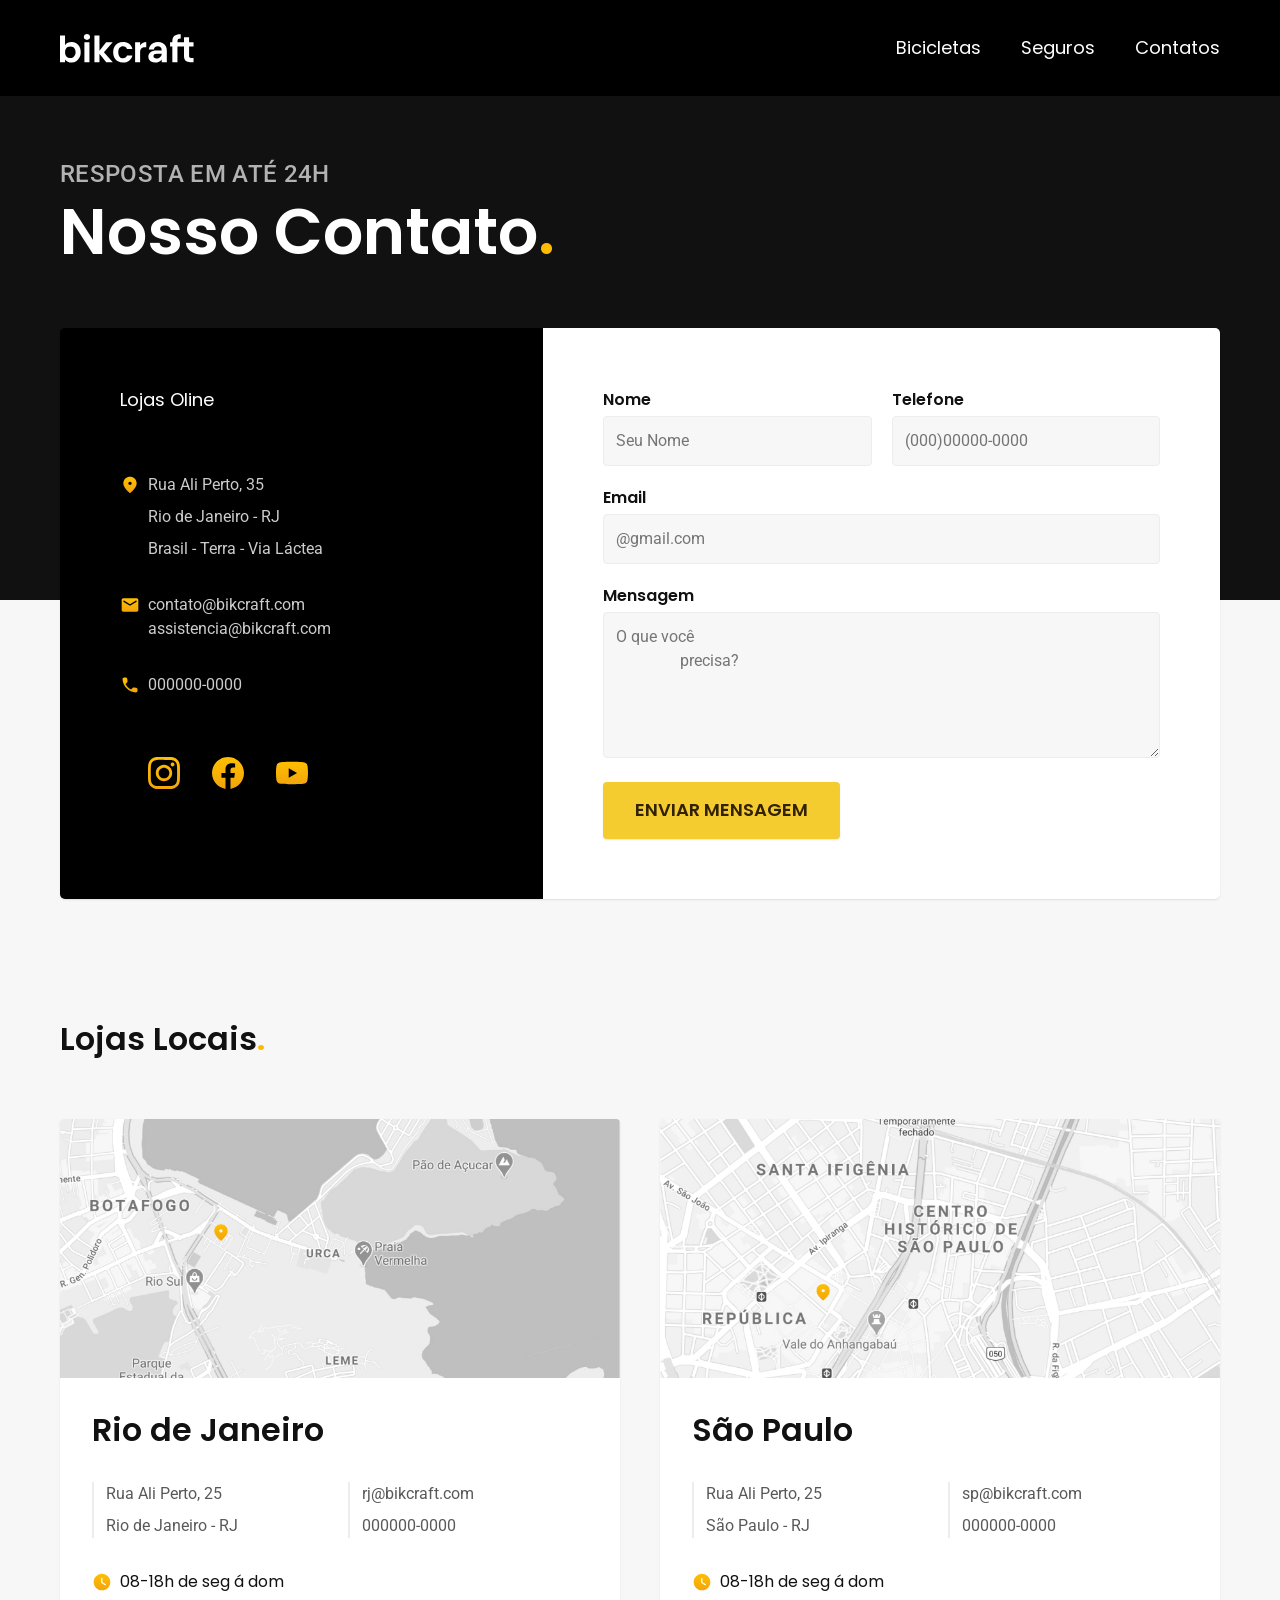
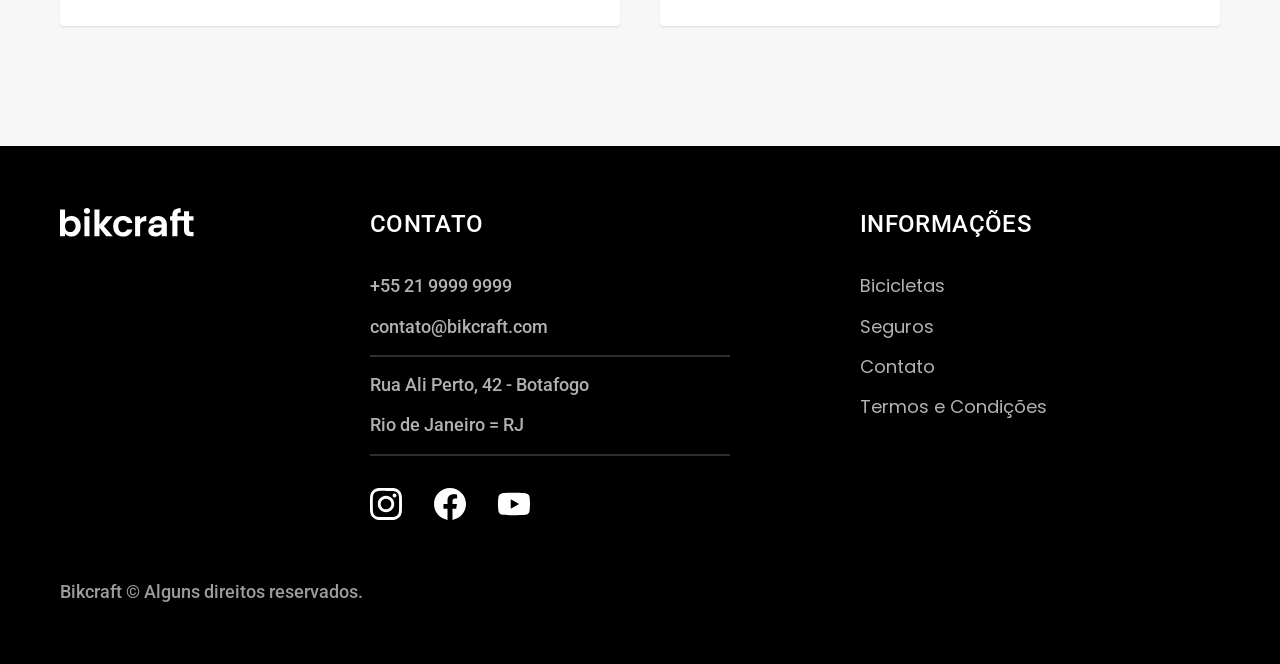
<file: contatos.html>
<!DOCTYPE html>
<html lang="pt-br">
<head>
    <meta charset="UTF-8">
    <meta name="viewport" content="width=device-width, initial-scale=1.0">
    <title>Contatos-Bikcraft  </title>
    <meta name="description" content="Termos e Condições.">

     <link rel="preconnect" href="https://fonts.googleapis.com">
  <link rel="preconnect" href="https://fonts.gstatic.com" crossorigin>
  <link href="https://fonts.googleapis.com/css2?family=Merriweather:
  ital,opsz,wdth,wght@1,18..144,87.
  .112,900&family=Poppins:wght@400;600&family=Roboto:
  wght@400;500&display=swap" rel="stylesheet">
 <link rel="stylesheet" href="css/styles.css">
 <link rel="icon" href="./favicon.svg" type="image/svg+xml">
 
</head>
<body id="contato">
<header class="header-bg">
    <div class="header container">
        <a href="./"><img src="./img/bikcraft.svg" alt="bikcraft"></a>
        <nav aria-label="Primaria">
            <ul class="header-menu font-1-m cor-0">
                <li><a href="./bicicleta.html">Bicicletas</a></li>
              <li><a href="./seguros.html">Seguros</a></li>
                <li><a href="./contatos.html">Contatos</a></li>

            </ul>
        </nav>

    </div>

</header>


 <main>
      <div class="titulo-bg">
         <div class="titulo container">
            <p class="font-2-l-b cor-5">Resposta em até 24h</p>
            <h1 class="font-1-xxl cor-0">Nosso Contato<span class="cor-p1">.</span></h1>
         </div>
      </div>

      <div class="contato container">
        <section class="contato-dados" aria-label="Endereço">
            <h2 class="font-1-m cor-0">Lojas Oline</h2>
            <div class="contato-endereco font-2-s cor-4">
                <p>Rua Ali Perto, 35</p>
                <p>Rio de Janeiro - RJ</p>
                <P>Brasil - Terra - Via Láctea</P>

            </div>
            <address class="contatos-meios font-2-s cor-4">
                <a href="mailto:contato@bikcraft.com">contato@bikcraft.com</a>
                 <a href="mailto:assistencia@bikcraft.com">assistencia@bikcraft.com</a>
                 <a href="tel:+5500000000">000000-0000</a>
            </address>

            <div class="contato-redes">
                <a href="./">
                  <img src="./img/instagram-p.svg" alt="Link do Instagram">
               </a>
               <a href="./">
                  <img src="./img/facebook-p.svg" alt="Link do Facebook">
               </a>
               <a href="./">
                  <img src="./img/youtube-p.svg" alt="Link do Youtube">
               </a>

            </div>
        </section>

        <section class="contato-formulario" aria-label="formulário">
            <form class="form" action="./contatos.html">
                <div>
                    <label for="nome">Nome</label>
                <input type="text" id="nome" name="nome" placeholder="Seu Nome">

                </div>

                <div>
                    <label for="Telefone">Telefone</label>
                <input type="text" id="Telefone" name="Telefone" placeholder="(000)00000-0000">

                </div>

                <div class="col-2">
                    <label for="email">Email</label>
                <input type="text" id="email" name="email" placeholder="@gmail.com">

                </div>
                <div class="col-2">
                    <label for="mensagem">Mensagem</label>
                <textarea rows="5" id="mensagem" name="mensagem" placeholder="O que você
                precisa?"></textarea>

                </div>
                <button class="botao col-2">Enviar Mensagem</button>
            </form>

        </section>

      </div>

     </main>
     
     <article class="lojas container">
  <h2 class="font-1-xl">Lojas Locais<span class="cor-p1">.</span> </h2>
  <div class="lojas-item">
    <img src="./img/rio.png" alt="mapa marcando o endereço em Rua ali perto, 25 Rio de Janeiro - rj">
    <div class="lojas-conteudo">
        <h3 class="font-1-xl">Rio de Janeiro</h3>
    <div class="lojas-dados font-2-s cor-8">
        <p>Rua Ali Perto, 25</p>
        <p>Rio de Janeiro - RJ</p>
    </div>

     <div class="lojas-dados font-2-s cor-8">
         <a href="mailto:rj@bikcraft.com">rj@bikcraft.com</a>
         <a href="tel:+5500000000">000000-0000</a>
    </div>
    <p class="lojas-tempo font-1-s"><img src="./img/horario.svg" alt="">08-18h de seg á dom</p>
  </div>
</div>

<div class="lojas-item">
    <img src="./img/sp.png" alt="mapa marcando o endereço em Rua ali perto, 25 Rio de Janeiro - rj">
    <div class="lojas-conteudo">
        <h3 class="font-1-xl">São Paulo</h3>
    <div class="lojas-dados font-2-s cor-8">
        <p>Rua Ali Perto, 25</p>
        <p>São Paulo - RJ</p>
    </div>

     <div class="lojas-dados font-2-s cor-8">
         <a href="mailto:sp@bikcraft.com">sp@bikcraft.com</a>
         <a href="tel:+5500000000">000000-0000</a>
    </div>
    <p class="lojas-tempo font-1-s"><img src="./img/horario.svg" alt="">08-18h de seg á dom</p>

  
  </div>
</div>




     </article>








 <footer class="footer-bg">
      <div class="footer container">
         <img src="./img/bikcraft.svg" alt="Bikcraft">
         <div class="footer-contato">
            <h3 class="font-2-l-b cor-0">CONTATO</h3>
            <ul class="font-2-m cor-5">
               <li><a href="tel:+552199999999">+55 21 9999 9999</a></li>
               <li><a href="mailto:contato@bikcraft.com">contato@bikcraft.com</a></li>
               <li>Rua Ali Perto, 42 - Botafogo</li>
               <li>Rio de Janeiro = RJ</li>
            </ul>
            <div class="footer-redes">
               <a href="./">
                  <img src="./img/instagram.svg" alt="Link do Instagram">
               </a>
               <a href="./">
                  <img src="./img/facebook.svg" alt="Link do Facebook">
               </a>
               <a href="./">
                  <img src="./img/youtube.svg" alt="Link do Youtube">
               </a>
            </div>
         </div>
            <div class="footer-info">
               <h3 class="font-2-l-b cor-0">INFORMAÇÕES</h3>
               <nav>
                  <ul class="font-1-m cor-5">
                     <li><a href="./bicicleta.html">Bicicletas</a></li>
                     <li><a href="./seguros.html">Seguros</a></li>
                     <li><a href="./contatos.html">Contato</a></li>
                     <li><a href="./termos.html">Termos e Condições</a></li>
                  </ul>
               </nav>
            </div>
            <p class="footer-copy font-2-m cor-6">Bikcraft © Alguns direitos reservados.</p>
      </div> 
   </footer>






<script src="./script.js/script.js"></script>
</body>
</html>
</file>
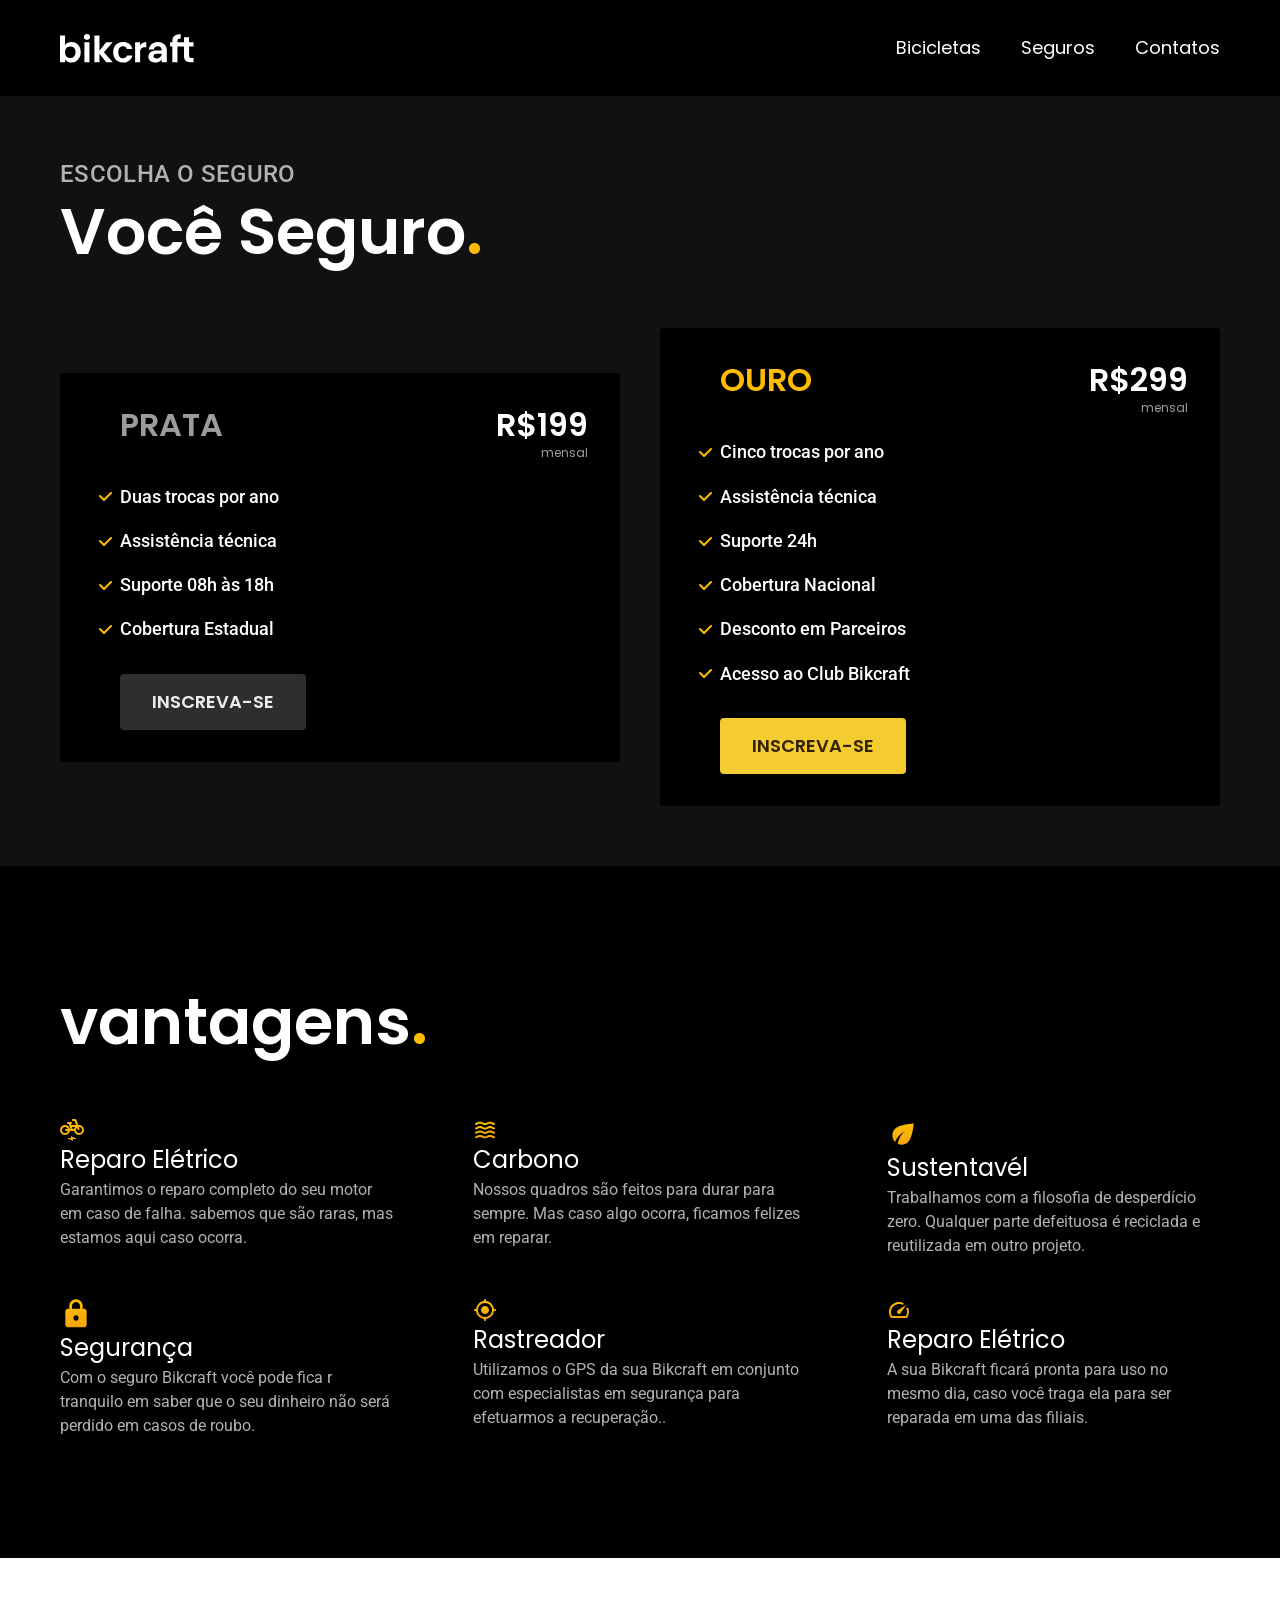
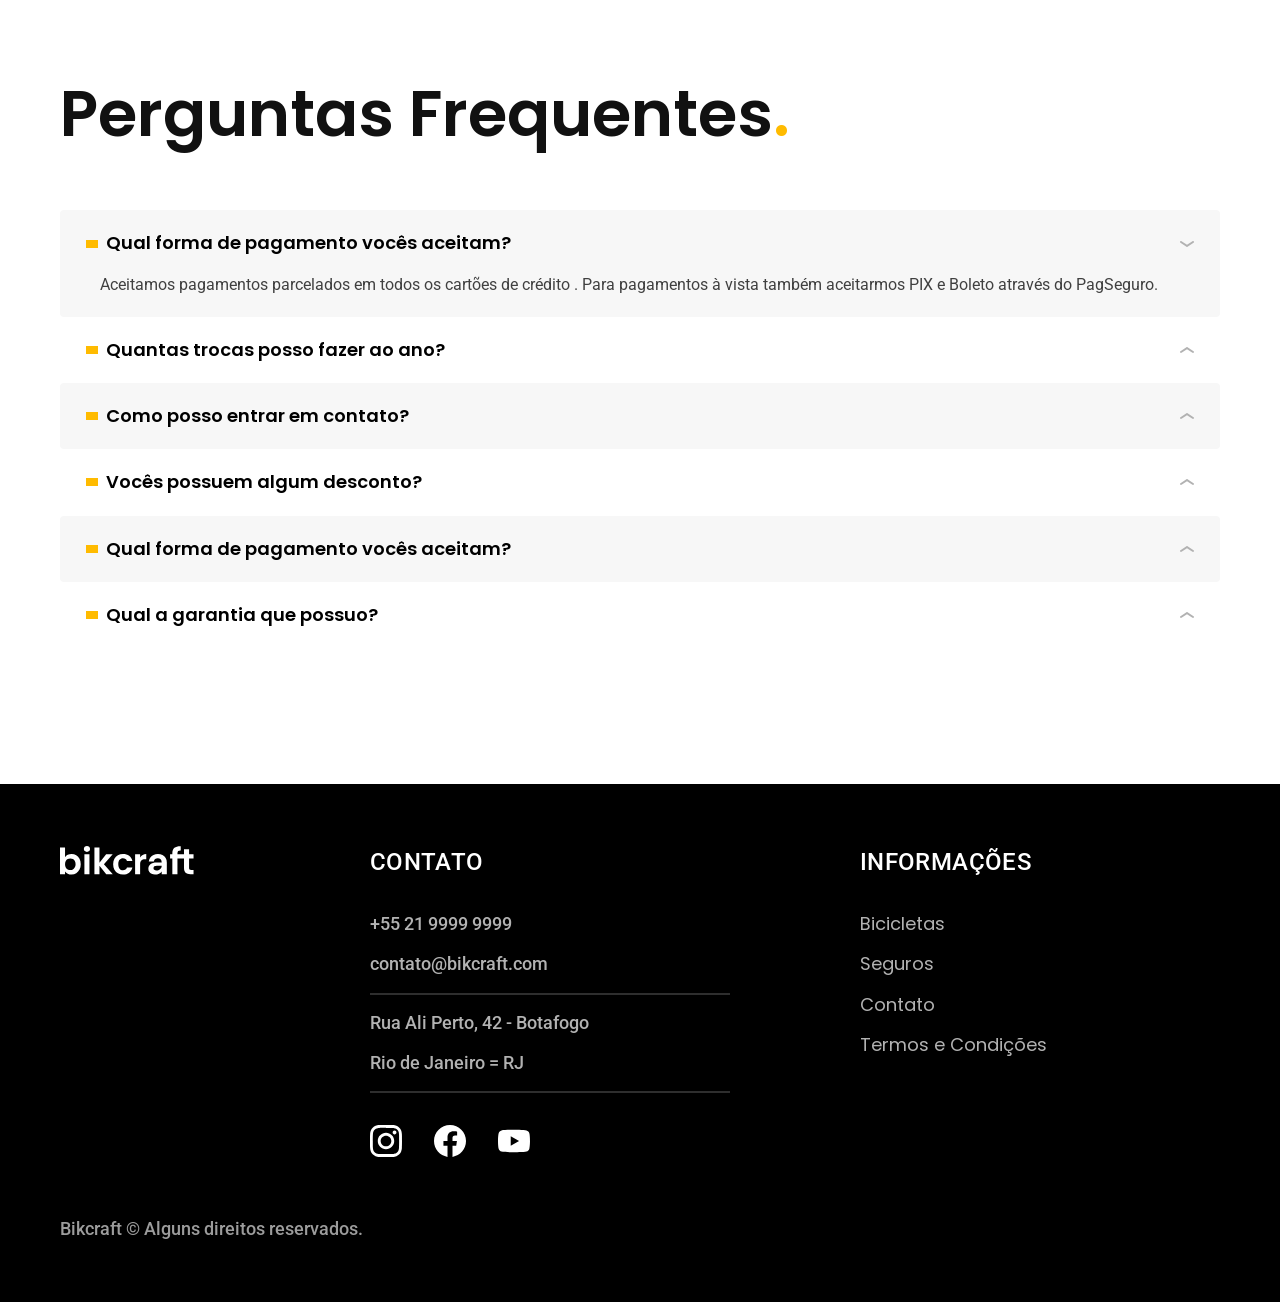
<file: seguros.html>
<!DOCTYPE html>
<html lang="pt-br">
<head>
    <meta charset="UTF-8">
    <meta name="viewport" content="width=device-width, initial-scale=1.0">
    <title>Seguros-Bikcraft  </title>
    <meta name="description" content="Termos e Condições.">

     <link rel="preconnect" href="https://fonts.googleapis.com">
  <link rel="preconnect" href="https://fonts.gstatic.com" crossorigin>
  <link href="https://fonts.googleapis.com/css2?family=Merriweather:
  ital,opsz,wdth,wght@1,18..144,87.
  .112,900&family=Poppins:wght@400;600&family=Roboto:
  wght@400;500&display=swap" rel="stylesheet">
 <link rel="stylesheet" href="css/styles.css">
 <link rel="icon" href="./favicon.svg" type="image/svg+xml">
 
</head>
<body id="seguros">
<header class="header-bg">
    <div class="header container">
        <a href="./"><img src="./img/bikcraft.svg" alt="bikcraft"></a>
        <nav aria-label="Primaria">
            <ul class="header-menu font-1-m cor-0">
                <li><a href="./bicicleta.html">Bicicletas</a></li>
              <li><a href="./seguros.html">Seguros</a></li>
                <li><a href="./contatos.html">Contatos</a></li>

            </ul>
        </nav>

    </div>

</header>



<main class="seguros-bg">
    <div class="titulo-bg">
         <div class="titulo container">
            <p class="font-2-l-b cor-5">Escolha o Seguro</p>
            <h1 class="font-1-xxl cor-0">Você Seguro<span class="cor-p1">.</span></h1>
         </div>
      </div>

    
      <div class="seguros container" >
         <div class="seguros-item fadeInLeft" data-anime="200">
            <h3 class="font-1-xl cor-6">PRATA</h3>
            <span class="font-1-xl cor-0">R$199 <span class="font-1-xs cor-6">mensal</span></span>
            <ul class="font-2-m cor-0">
               <li>Duas trocas por ano</li>
               <li>Assistência técnica</li>
               <li>Suporte 08h às 18h</li>
               <li>Cobertura Estadual</li>
            </ul>
            <a class="botao secundario" href="./orcamento.html?tipo=seguro&produto=prata">INSCREVA-SE</a>
         </div>
      <div class="seguros-item fadeInRight" data-anime="400">
            <h3 class="font-1-xl cor-p1">OURO</h3>
            <span class="font-1-xl cor-0">R$299 <span class="font-1-xs cor-6">mensal</span></span>
            <ul class="font-2-m cor-0">
               <li>Cinco trocas por ano</li>
               <li>Assistência técnica</li>
               <li>Suporte 24h</li>
               <li>Cobertura Nacional</li>
               <li>Desconto em Parceiros</li>
               <li>Acesso ao Club Bikcraft</li>
            </ul>
            <a class="botao" href="./orcamento.html?tipo=seguro&produto=ouro">INSCREVA-SE</a>
         </div>
      </div>
</main>



        <article class="vantagens-bg">
            <div class="vantagens container">
                <h2 class="font-1-xxl cor-0">vantagens<span class="cor-p1">.</span></h2>
                <ul>
                  <li>
                     <img src="./img/eletrica.svg" alt="">
                     <h3 class="font-1-l cor-0">Reparo Elétrico</h3>
                     <p class="font-2-s cor-5">Garantimos o reparo completo do seu motor
                        em caso de falha. sabemos que são raras,
                     mas estamos aqui caso ocorra.                     </p>
                  </li>
                  <li>
                     <img src="./img/carbono.svg" alt="">
                     <h3 class="font-1-l cor-0">Carbono</h3>
                     <p class="font-2-s cor-5">Nossos quadros são feitos para durar para sempre.
                         Mas caso algo ocorra, ficamos felizes em reparar.                     </p>
                  </li>
                  <li>
                     <img src="./img/sustentavel.svg" alt="">
                     <h3 class="font-1-l cor-0">Sustentavél</h3>
                     <p class="font-2-s cor-5">Trabalhamos com a filosofia de desperdício zero. 
                        Qualquer parte defeituosa é reciclada e reutilizada em outro projeto.</p>
                  </li>
                  <li>
                     <img src="./img/cadeado.svg" alt="">
                     <h3 class="font-1-l cor-0">Segurança</h3>
                     <p class="font-2-s cor-5">Com o seguro Bikcraft você pode fica
                        r tranquilo em saber que o seu dinheiro não será perdido em casos de roubo.                    </p>
                  </li>
                  <li>
                     <img src="./img/rastreador-icon.svg" alt="">
                     <h3 class="font-1-l cor-0">Rastreador</h3>
                     <p class="font-2-s cor-5">Utilizamos o GPS da 
                        sua Bikcraft em conjunto com especialistas em segurança para efetuarmos a recuperação..                     </p>
                  </li>
                  <li>
                     <img src="./img/velocidade-icon.svg" alt="">
                     <h3 class="font-1-l cor-0">Reparo Elétrico</h3>
                     <p class="font-2-s cor-5">A sua Bikcraft ficará pronta para uso no mesmo dia, 
                        caso você traga ela para ser reparada em uma das filiais.                   </p>
                  </li>
                </ul>

            </div>

        </article>

       <article class="perguntas container">
    <h2 class="font-1-xxl">Perguntas Frequentes<span class="cor-p1">.</span></h2>
    <dl>
      <div>
         <dt><button class="font-1-m-b" aria-controls="pergunta1" aria-expanded="true" >Qual forma 
            de pagamento 
            vocês aceitam?</button></dt>
         <dd id="pergunta1" class="font-2-s cor-9 ativa">Aceitamos pagamentos parcelados
             em todos os cartões de crédito
             . Para pagamentos à vista 
             também aceitarmos PIX
             e Boleto através do PagSeguro.</dd>
      </div>

      <div>
         </dt> <button class="font-1-m-b" aria-controls="pergunta2" aria-expanded="false" >Quantas trocas posso fazer ao ano?</button></dt>
         <dd id="pergunta2" class="font-2-s cor-9 ">Aceitamos pagamentos parcelados
             em todos os cartões de crédito
             . Para pagamentos à vista 
             também aceitarmos PIX
             e Boleto através do PagSeguro.</dd>
      </div>
      <div>
         </dt><button class="font-1-m-b" aria-controls="pergunta3" aria-expanded="false" >Como posso entrar em contato?</button></dt>
         <dd id="pergunta3" class="font-2-s cor-9">Aceitamos pagamentos parcelados
             em todos os cartões de crédito
             . Para pagamentos à vista 
             também aceitarmos PIX
             e Boleto através do PagSeguro.</dd>
      </div>
      <div>
         </dt><button class="font-1-m-b" aria-controls="pergunta4" aria-expanded="false" >Vocês possuem algum desconto?</button></dt>
         <dd id="pergunta4" class="font-2-s cor-9">Aceitamos pagamentos parcelados
             em todos os cartões de crédito
             . Para pagamentos à vista 
             também aceitarmos PIX
             e Boleto através do PagSeguro.</dd>
      </div>
      <div>
         </dt><button class="font-1-m-b" aria-controls="pergunta5" aria-expanded="false" >Qual forma 
            de pagamento 
            vocês aceitam?</button></dt>
         <dd id="pergunta5" class="font-2-s cor-9">Aceitamos pagamentos parcelados
             em todos os cartões de crédito
             . Para pagamentos à vista 
             também aceitarmos PIX
             e Boleto através do PagSeguro.</dd>
      </div>
      <div>
         </dt><button class="font-1-m-b" aria-controls="pergunta6" aria-expanded="false" >Qual a garantia que possuo?</button></dt>
         <dd id="pergunta6" class="font-2-s cor-9">Aceitamos pagamentos parcelados
             em todos os cartões de crédito
             . Para pagamentos à vista 
             também aceitarmos PIX
             e Boleto através do PagSeguro.</dd>
      </div>
    </dl>

    
  </article>











 <footer class="footer-bg">
      <div class="footer container">
         <img src="./img/bikcraft.svg" alt="Bikcraft">
         <div class="footer-contato">
            <h3 class="font-2-l-b cor-0">CONTATO</h3>
            <ul class="font-2-m cor-5">
               <li><a href="tel:+552199999999">+55 21 9999 9999</a></li>
               <li><a href="mailto:contato@bikcraft.com">contato@bikcraft.com</a></li>
               <li>Rua Ali Perto, 42 - Botafogo</li>
               <li>Rio de Janeiro = RJ</li>
            </ul>
            <div class="footer-redes">
               <a href="./">
                  <img src="./img/instagram.svg" alt="Link do Instagram">
               </a>
               <a href="./">
                  <img src="./img/facebook.svg" alt="Link do Facebook">
               </a>
               <a href="./">
                  <img src="./img/youtube.svg" alt="Link do Youtube">
               </a>
            </div>
         </div>
            <div class="footer-info">
               <h3 class="font-2-l-b cor-0">INFORMAÇÕES</h3>
               <nav>
                  <ul class="font-1-m cor-5">
                     <li><a href="./bicicleta.html">Bicicletas</a></li>
                     <li><a href="./seguros.html">Seguros</a></li>
                     <li><a href="./contatos.html">Contato</a></li>
                     <li><a href="./termos.html">Termos e Condições</a></li>
                  </ul>
               </nav>
            </div>
            <p class="footer-copy font-2-m cor-6">Bikcraft © Alguns direitos reservados.</p>
      </div> 
   </footer>




<script src="./script.js/plugins/simple-anime.js"></script>
<script src="./script.js/script.js"></script>
</body>
</html>
</file>
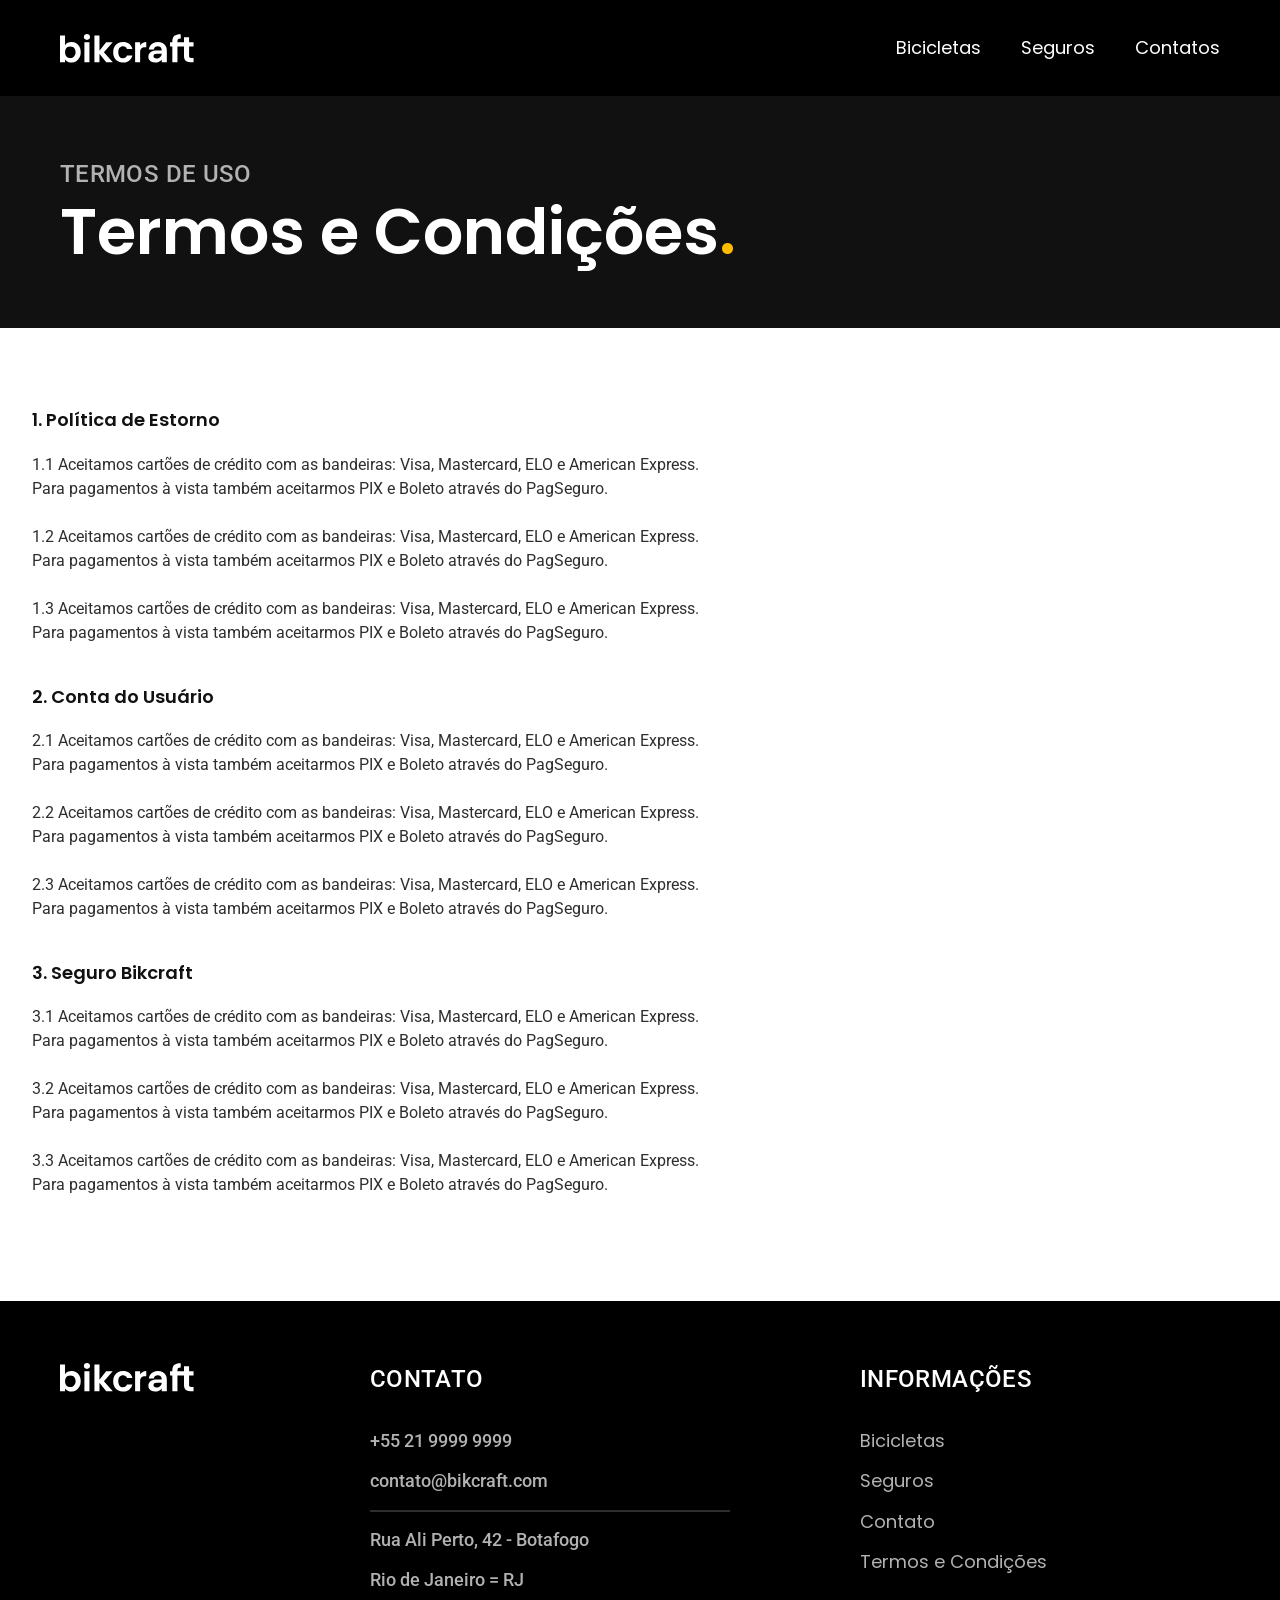
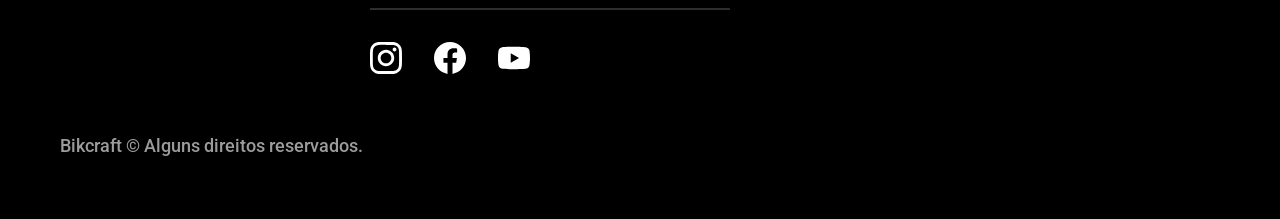
<file: termos.html>
<!DOCTYPE html>
<html lang="pt-br">
<head>
    <meta charset="UTF-8">
    <meta name="viewport" content="width=device-width, initial-scale=1.0">
    <title>Termos e Condições-Bikcraft  </title>
    <meta name="description" content="Termos e Condições.">

     <link rel="preconnect" href="https://fonts.googleapis.com">
  <link rel="preconnect" href="https://fonts.gstatic.com" crossorigin>
  <link href="https://fonts.googleapis.com/css2?family=Merriweather:
  ital,opsz,wdth,wght@1,18..144,87.
  .112,900&family=Poppins:wght@400;600&family=Roboto:
  wght@400;500&display=swap" rel="stylesheet">
 <link rel="stylesheet" href="css/styles.css">
 <link rel="icon" href="./favicon.svg" type="image/svg+xml">
 
</head>
<body>
<header class="header-bg">
    <div class="header container">
        <a href="./"><img src="./img/bikcraft.svg" alt="bikcraft"></a>
        <nav aria-label="Primaria">
            <ul class="header-menu font-1-m cor-0">
                <li><a href="./bicicleta.html">Bicicletas</a></li>
              <li><a href="./seguros.html">Seguros</a></li>
                <li><a href="./contatos.html">Contatos</a></li>

            </ul>
        </nav>

    </div>

</header>


 <main>
      <div class="titulo-bg">
         <div class="titulo container">
            <p class="font-2-l-b cor-5">TERMOS DE USO</p>
            <h1 class="font-1-xxl cor-0">Termos e Condições<span class="cor-p1">.</span></h1>
         </div>
      </div>

      <div class="termos font-2-s cor-10">
         <h2 class="font-1-m-b cor-11">1. Política de Estorno</h2>
         <p>1.1 Aceitamos cartões de crédito com as bandeiras: Visa, Mastercard, ELO e American Express. Para pagamentos à vista também aceitarmos PIX e Boleto através do PagSeguro.</p>
         <p>1.2 Aceitamos cartões de crédito com as bandeiras: Visa, Mastercard, ELO e American Express. Para pagamentos à vista também aceitarmos PIX e Boleto através do PagSeguro.</p>
         <p>1.3 Aceitamos cartões de crédito com as bandeiras: Visa, Mastercard, ELO e American Express. Para pagamentos à vista também aceitarmos PIX e Boleto através do PagSeguro.</p>
         <h2 class="font-1-m-b cor-11">2. Conta do Usuário</h2>
         <p>2.1 Aceitamos cartões de crédito com as bandeiras: Visa, Mastercard, ELO e American Express. Para pagamentos à vista também aceitarmos PIX e Boleto através do PagSeguro. </p>
         <p>2.2 Aceitamos cartões de crédito com as bandeiras: Visa, Mastercard, ELO e American Express. Para pagamentos à vista também aceitarmos PIX e Boleto através do PagSeguro. </p>
         <p>2.3 Aceitamos cartões de crédito com as bandeiras: Visa, Mastercard, ELO e American Express. Para pagamentos à vista também aceitarmos PIX e Boleto através do PagSeguro.</p>
         <h2 class="font-1-m-b cor-11">3. Seguro Bikcraft</h2>
         <p>3.1 Aceitamos cartões de crédito com as bandeiras: Visa, Mastercard, ELO e American Express. Para pagamentos à vista também aceitarmos PIX e Boleto através do PagSeguro.</p>
         <p>3.2 Aceitamos cartões de crédito com as bandeiras: Visa, Mastercard, ELO e American Express. Para pagamentos à vista também aceitarmos PIX e Boleto através do PagSeguro.</p>
         <p>3.3 Aceitamos cartões de crédito com as bandeiras: Visa, Mastercard, ELO e American Express. Para pagamentos à vista também aceitarmos PIX e Boleto através do PagSeguro.</p>
      </div>
   </main>












 <footer class="footer-bg">
      <div class="footer container">
         <img src="./img/bikcraft.svg" alt="Bikcraft">
         <div class="footer-contato">
            <h3 class="font-2-l-b cor-0">CONTATO</h3>
            <ul class="font-2-m cor-5">
               <li><a href="tel:+552199999999">+55 21 9999 9999</a></li>
               <li><a href="mailto:contato@bikcraft.com">contato@bikcraft.com</a></li>
               <li>Rua Ali Perto, 42 - Botafogo</li>
               <li>Rio de Janeiro = RJ</li>
            </ul>
            <div class="footer-redes">
               <a href="./">
                  <img src="./img/instagram.svg" alt="Link do Instagram">
               </a>
               <a href="./">
                  <img src="./img/facebook.svg" alt="Link do Facebook">
               </a>
               <a href="./">
                  <img src="./img/youtube.svg" alt="Link do Youtube">
               </a>
            </div>
         </div>
            <div class="footer-info">
               <h3 class="font-2-l-b cor-0">INFORMAÇÕES</h3>
               <nav>
                  <ul class="font-1-m cor-5">
                     <li><a href="./bicicletas.html">Bicicletas</a></li>
                     <li><a href="./seguros.html">Seguros</a></li>
                     <li><a href="./contatos.html">Contato</a></li>
                     <li><a href="./termos.html">Termos e Condições</a></li>
                  </ul>
               </nav>
            </div>
            <p class="footer-copy font-2-m cor-6">Bikcraft © Alguns direitos reservados.</p>
      </div> 
   </footer>






<script src="./script.js/script.js"></script>
</body>
</html>
</file>
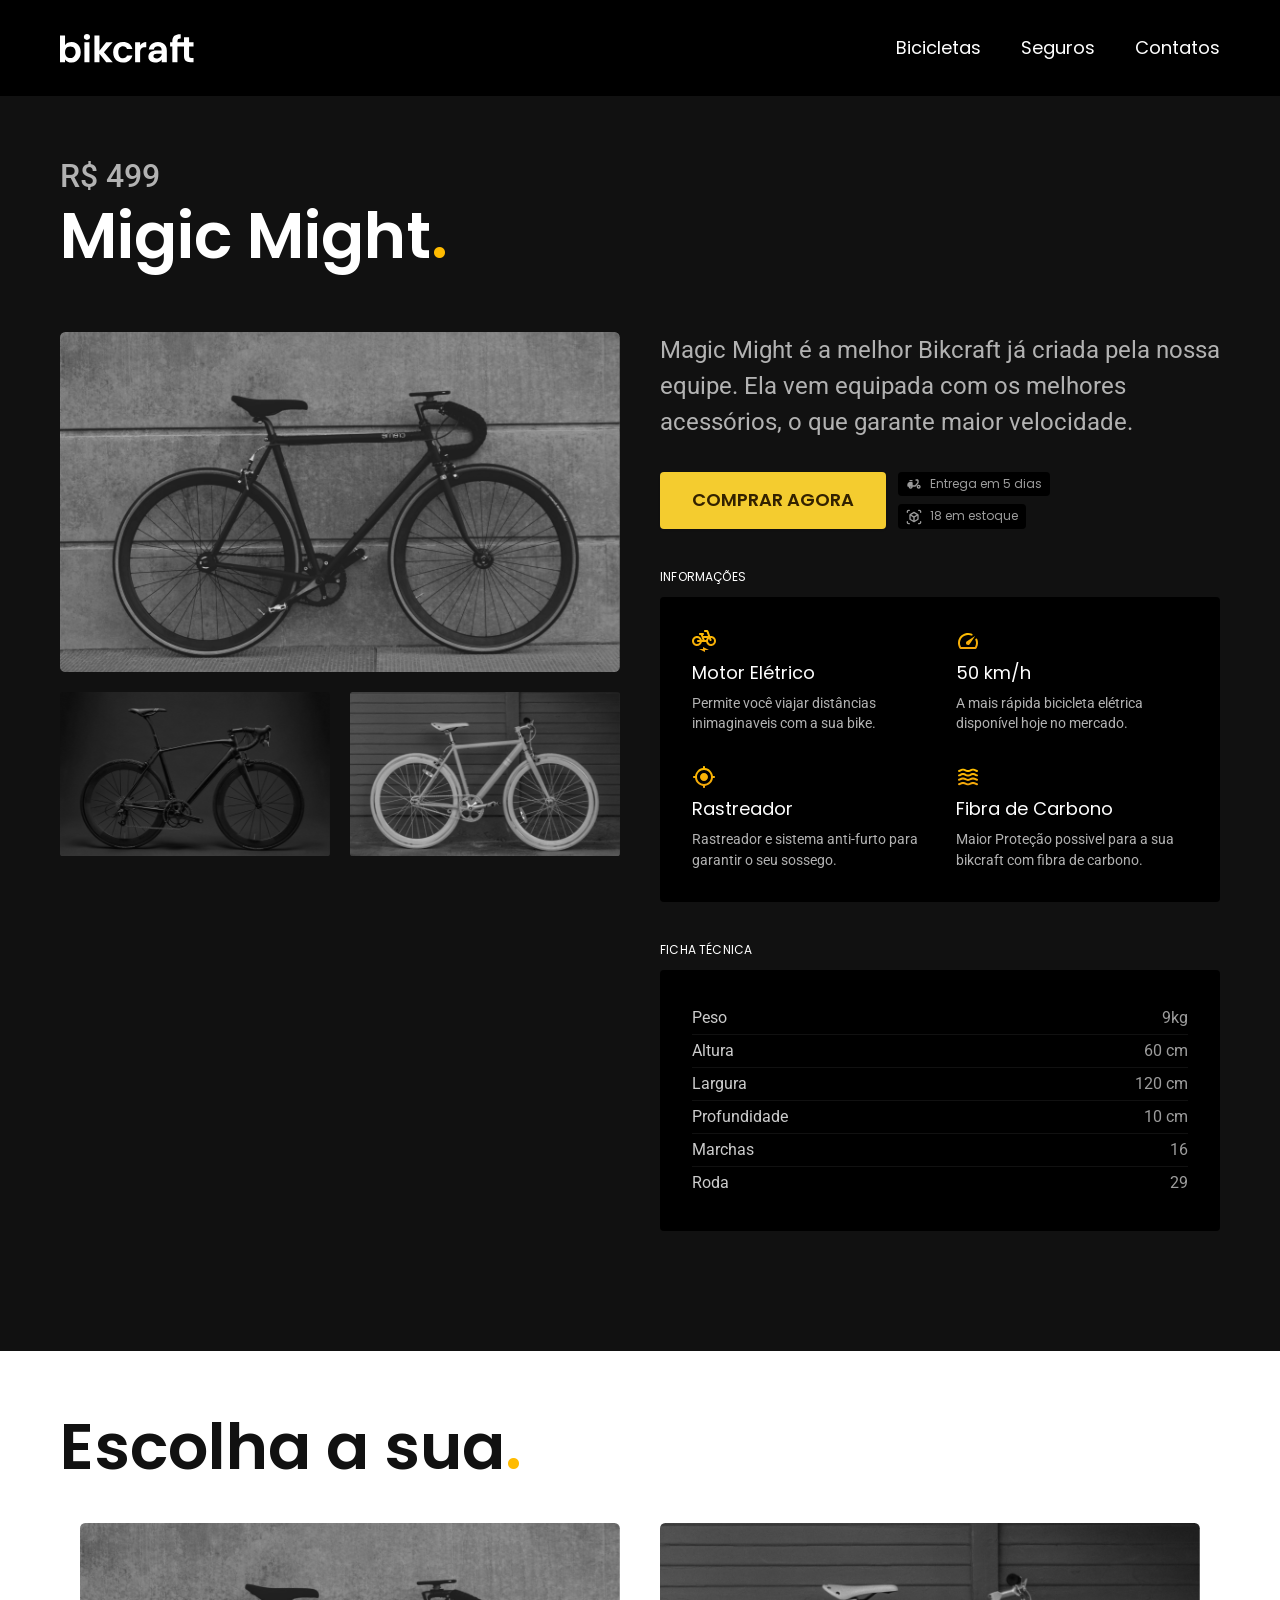
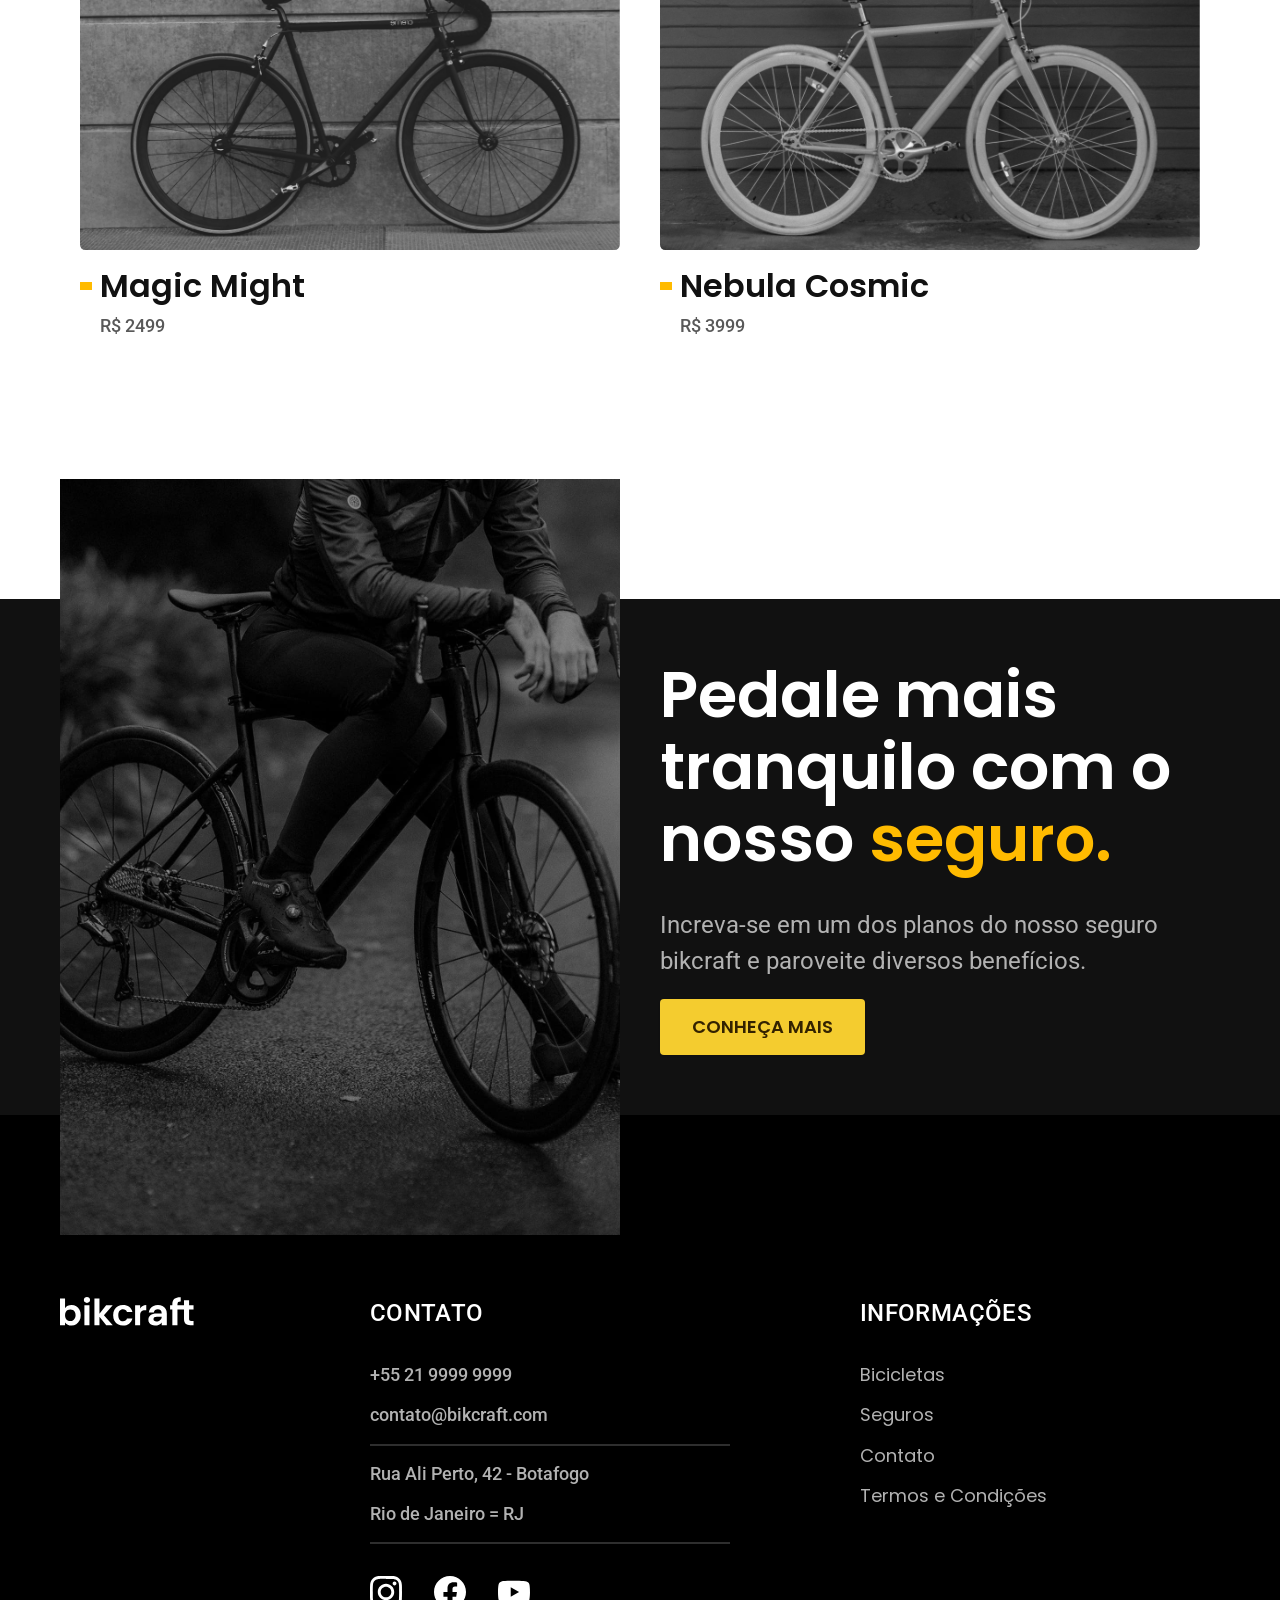
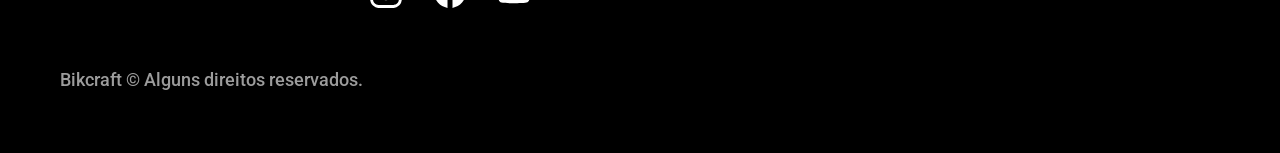
<file: bicicletas/magic.html>
<!DOCTYPE html>
<html lang="pt-br">
<head>
    <meta charset="UTF-8">
    <meta name="viewport" content="width=device-width, initial-scale=1.0">
    <title>Magic | Bikcraft  </title>
    <meta name="description" content="Termos e Condições.">

     <link rel="preconnect" href="https://fonts.googleapis.com">
  <link rel="preconnect" href="https://fonts.gstatic.com" crossorigin>
  <link href="https://fonts.googleapis.com/css2?family=Merriweather:
  ital,opsz,wdth,wght@1,18..144,87.
  .112,900&family=Poppins:wght@400;600&family=Roboto:
  wght@400;500&display=swap" rel="stylesheet">
 <link rel="stylesheet" href="../css/styles.css">
 <link rel="icon" href="../favicon.svg" type="image/svg+xml">
 
</head>
<body id="bicicleta">
<header class="header-bg">
    <div class="header container">
        <a href="../"><img src="../img/bikcraft.svg" alt="bikcraft"></a>
        <nav aria-label="Primaria">
            <ul class="header-menu font-1-m cor-0">
                <li><a href="../bicicleta.html">Bicicletas</a></li>
              <li><a href="../seguros.html">Seguros</a></li>
                <li><a href="../contatos.html">Contatos</a></li>

            </ul>
        </nav>

    </div>

</header>


<main class="titulo-bg">
  <div>
    <div class="titulo container">
      <p class="font-2-xl cor-5">R$ 499</p>
      <h1 class="font-1-xxl cor-0">Migic Might<span class="cor-p1">.</span></h1>
    </div>
  </div>

  <div class="bicicleta container">
    <div class="bicicleta-imagem">
    <img src="../img/bicicleta2.svg" alt="">
      <img src="../img/bicicleta11.svg" alt="">
      <img src="../img/bicicleta3.svg" alt="">
    </div>

    <div class="bicicleta-conteudo">
      <p class="font-2-l cor-5">
       Magic Might é a melhor Bikcraft 
        já criada pela nossa equipe.
        Ela vem equipada com os melhores
        acessórios, 
        o que garante maior velocidade.
      </p>

      <div class="bicicleta-comprar">
        <a class="botao" href="../orcamento.html?tipo=bikcraft&produto=magic">Comprar Agora</a>
        <span class="font-1-xs cor-6">
          <img src="../img/entrega.svg" alt=""> Entrega em 5 dias
        </span>
        <span class="font-1-xs cor-6">
          <img src="../img/estoque.svg" alt=""> 18 em estoque
        </span>
      </div>

      <h2 class="font-1-xs cor-0">Informações</h2>
      <ul class="bicicleta-informacoes">
        <li>
          <img src="../img/eletrica.svg" alt="">
          <h3 class="font-1-m cor-0">Motor Elétrico</h3>
          <p class="font-2-xs cor-5">Permite você viajar distâncias inimaginaveis com a sua bike.</p>
        </li>

        <li>
          <img src="../img/velocidade-icon.svg" alt="">
          <h3 class="font-1-m cor-0">50 km/h</h3>
          <p class="font-2-xs cor-5">A mais rápida bicicleta elétrica disponível hoje no mercado.</p>
        </li>

        <li>
          <img src="../img/rastreador-icon.svg" alt="">
          <h3 class="font-1-m cor-0">Rastreador</h3>
          <p class="font-2-xs cor-5">Rastreador e sistema anti-furto para garantir o seu sossego.</p>
        </li>

        <li>
          <img src="../img/carbono.svg" alt="">
          <h3 class="font-1-m cor-0">Fibra de Carbono</h3>
          <p class="font-2-xs cor-5">Maior Proteção possivel para a sua bikcraft com fibra de carbono.</p>
        </li>
      </ul>

      <h2 class="font-1-xs cor-0">Ficha Técnica</h2>
      <ul class="bicicleta-ficha font-2-s cor-4">
        <li>Peso <span>9kg</span></li>
        <li>Altura <span>60 cm</span></li>
        <li>Largura<span>120 cm</span></li>
        <li>Profundidade<span>10 cm</span></li>
        <li>Marchas <span>16</span></li>
        <li>Roda <span>29</span></li>
      </ul>

    </div> 
  </div>   
</main>



<article class="bicicletas-lista container">
    <h2 class="  font-1-xxl">Escolha a sua<span class="cor-p1">.</span></h2>

    <ul>
        <li>
            <a href="../bicicletas/magic.html">
          <img src="../img/bicicleta2.svg" alt="bicicleta preta">  
          <h3 class="font-1-xl" >Magic Might</h3>
          <span class="font-2-m cor-8">R$ 2499</span>
          </a>
        </li>

   
    <li>
            <a href="../bicicletas/nebola.html">
          <img src="../img/bicicleta3.svg" alt="bicicleta preta">  
          <h3 class="font-1-xl" >Nebula Cosmic</h3>
          <span class="font-2-m cor-8">R$ 3999</span>
          </a>
        </li>
    
    
    </ul>
</article>


<article class="seguro-bg">
   <div class="seguro container">
      <div class="seguro-imagem">
         <img src="../img/seguros.svg" alt="Pessoa parada em cima de uma bicicleta.">
      </div>
      <div class="seguro-conteudo">
         <h2 class="font-1-xxl cor-0">Pedale mais tranquilo com o nosso <span class="cor-p1"> seguro.</span></h2>
         <p class="font-2-l cor-5">Increva-se em um dos planos do nosso seguro bikcraft e paroveite diversos benefícios.</p>
         <a class="botao" href="../seguros.html">Conheça Mais</a>
      </div>

   </div>
</article>









 <footer class="footer-bg">
      <div class="footer container">
         <img src="../img/bikcraft.svg" alt="Bikcraft">
         <div class="footer-contato">
            <h3 class="font-2-l-b cor-0">CONTATO</h3>
            <ul class="font-2-m cor-5">
               <li><a href="tel:+552199999999">+55 21 9999 9999</a></li>
               <li><a href="mailto:contato@bikcraft.com">contato@bikcraft.com</a></li>
               <li>Rua Ali Perto, 42 - Botafogo</li>
               <li>Rio de Janeiro = RJ</li>
            </ul>
            <div class="footer-redes">
               <a href="../">
                  <img src="../img/instagram.svg" alt="Link do Instagram">
               </a>
               <a href="../">
                  <img src="../img/facebook.svg" alt="Link do Facebook">
               </a>
               <a href="../">
                  <img src="../img/youtube.svg" alt="Link do Youtube">
               </a>
            </div>
         </div>
            <div class="footer-info">
               <h3 class="font-2-l-b cor-0">INFORMAÇÕES</h3>
               <nav>
                  <ul class="font-1-m cor-5">
                     <li><a href="../bicicleta.html">Bicicletas</a></li>
                     <li><a href="../seguros.html">Seguros</a></li>
                     <li><a href="../contatos.html">Contato</a></li>
                     <li><a href="../termos.html">Termos e Condições</a></li>
                  </ul>
               </nav>
            </div>
            <p class="footer-copy font-2-m cor-6">Bikcraft © Alguns direitos reservados.</p>
      </div> 
   </footer>






<script src="../script.js/script.js"></script>
</body>
</html>
</file>
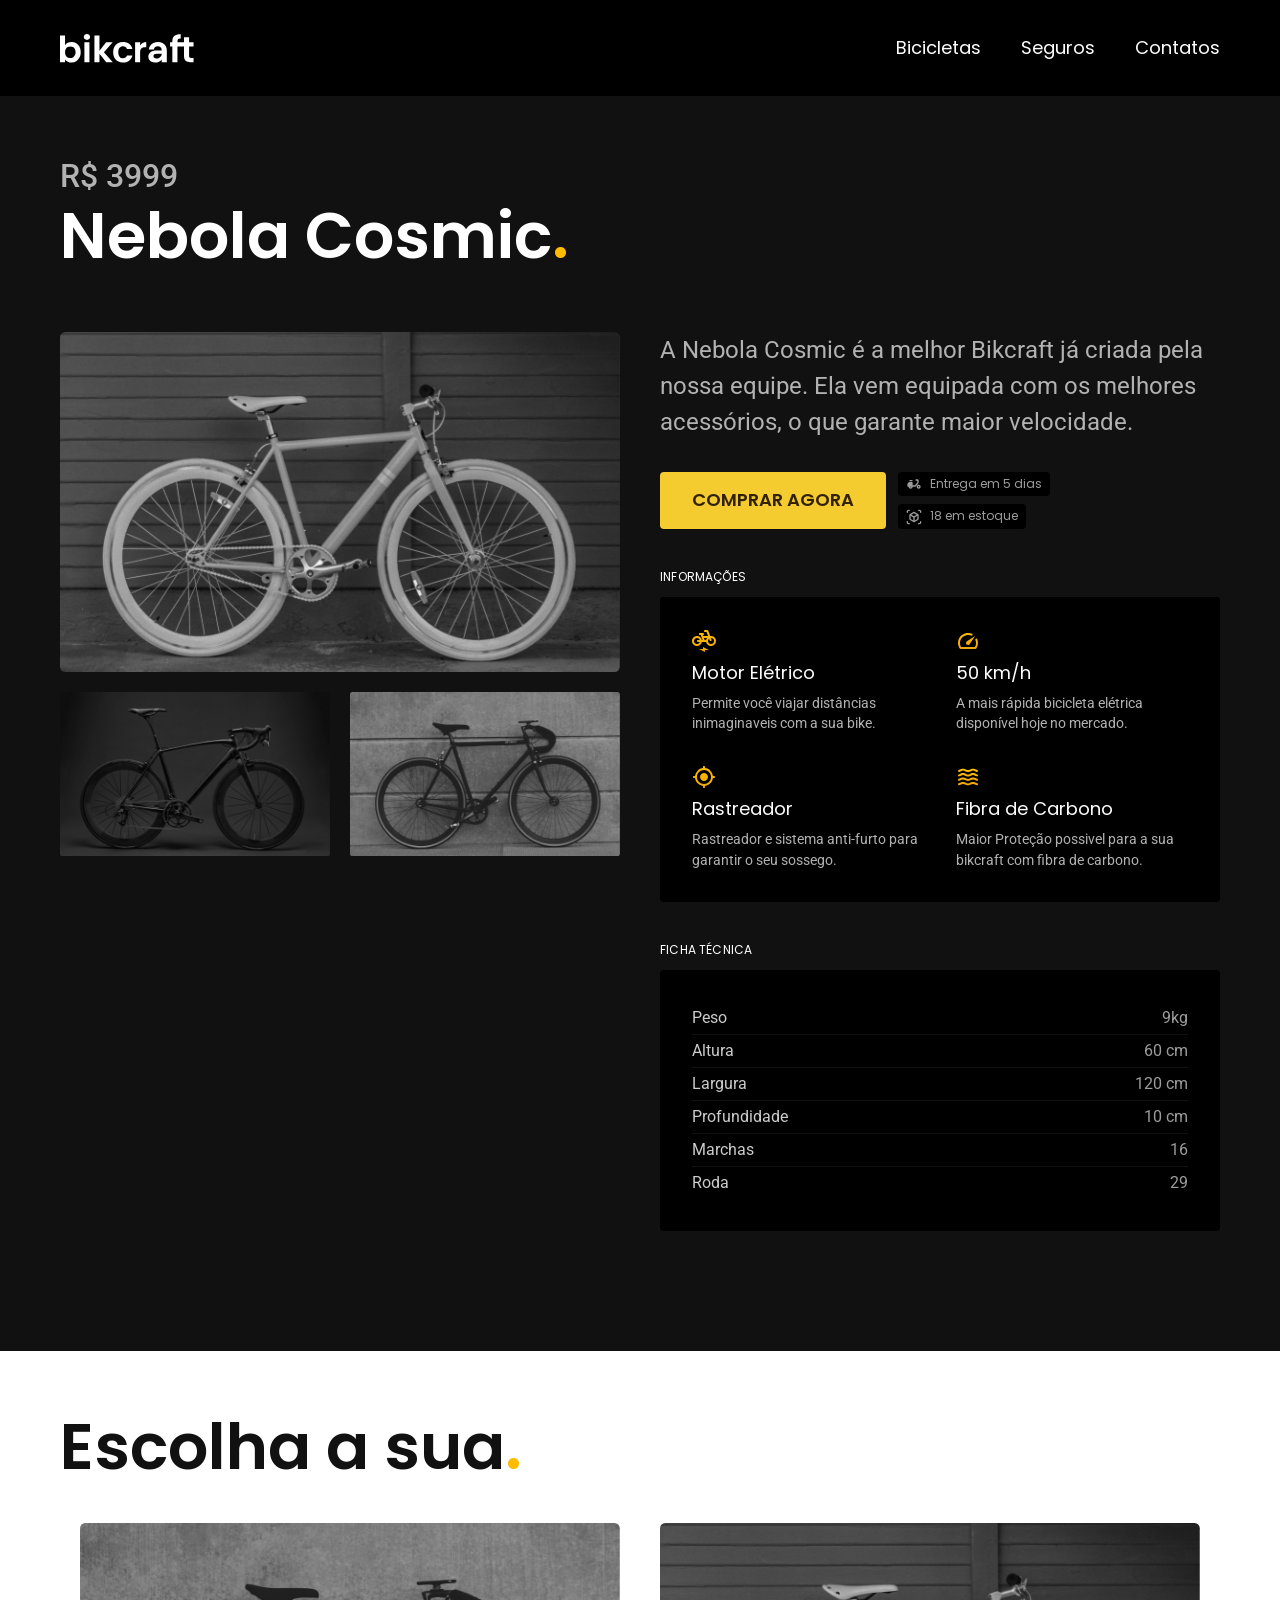
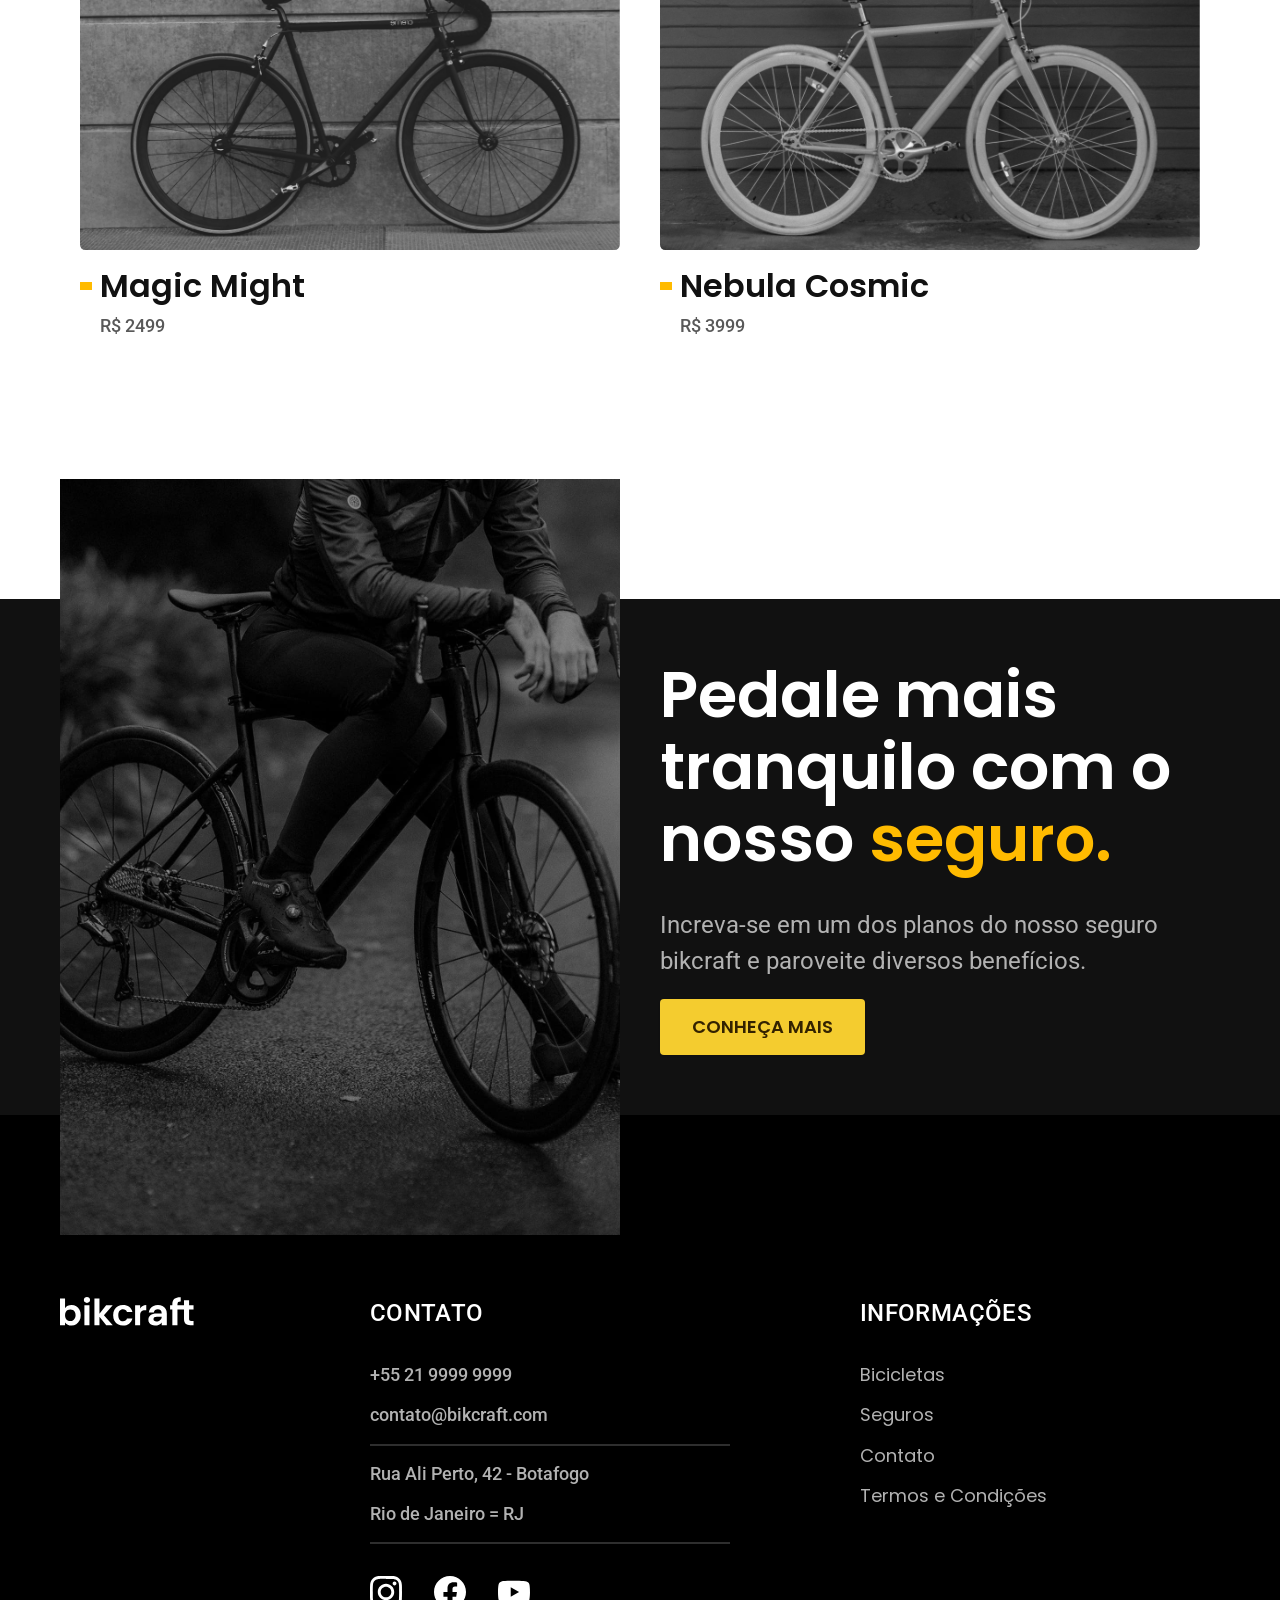
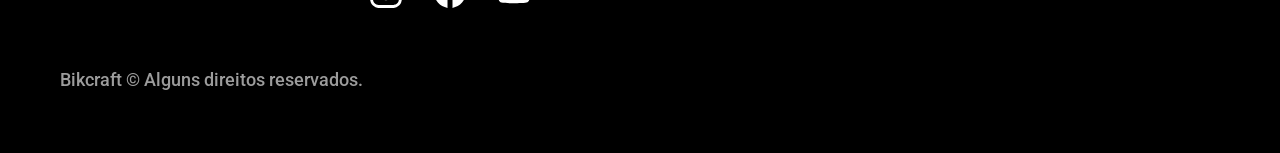
<file: bicicletas/nebola.html>
<!DOCTYPE html>
<html lang="pt-br">
<head>
    <meta charset="UTF-8">
    <meta name="viewport" content="width=device-width, initial-scale=1.0">
    <title>Nebula | Bikcraft  </title>
    <meta name="description" content="Termos e Condições.">

     <link rel="preconnect" href="https://fonts.googleapis.com">
  <link rel="preconnect" href="https://fonts.gstatic.com" crossorigin>
  <link href="https://fonts.googleapis.com/css2?family=Merriweather:
  ital,opsz,wdth,wght@1,18..144,87.
  .112,900&family=Poppins:wght@400;600&family=Roboto:
  wght@400;500&display=swap" rel="stylesheet">
 <link rel="stylesheet" href="../css/styles.css">
 <link rel="icon" href="../favicon.svg" type="image/svg+xml">
 
</head>
<body id="bicicleta">
<header class="header-bg">
    <div class="header container">
        <a href="../"><img src="../img/bikcraft.svg" alt="bikcraft"></a>
        <nav aria-label="Primaria">
            <ul class="header-menu font-1-m cor-0">
                <li><a href="../bicicleta.html">Bicicletas</a></li>
              <li><a href="../seguros.html">Seguros</a></li>
                <li><a href="../contatos.html">Contatos</a></li>

            </ul>
        </nav>

    </div>

</header>


<main class="titulo-bg">
  <div>
    <div class="titulo container">
      <p class="font-2-xl cor-5">R$ 3999</p>
      <h1 class="font-1-xxl cor-0">Nebola Cosmic<span class="cor-p1">.</span></h1>
    </div>
  </div>

  <div class="bicicleta container">
    <div class="bicicleta-imagem">
         <img src="../img/bicicleta3.svg" alt="">
      <img src="../img/bicicleta11.svg" alt="">
      <img src="../img/bicicleta2.svg" alt="">
     
    </div>

    <div class="bicicleta-conteudo">
      <p class="font-2-l cor-5">
        A Nebola Cosmic é a melhor Bikcraft 
        já criada pela nossa equipe.
        Ela vem equipada com os melhores
        acessórios, 
        o que garante maior velocidade.
      </p>

      <div class="bicicleta-comprar">
        <a class="botao" href="../orcamento.html?tipo=bikcraft&produto=nebola">Comprar Agora</a>
        <span class="font-1-xs cor-6">
          <img src="../img/entrega.svg" alt=""> Entrega em 5 dias
        </span>
        <span class="font-1-xs cor-6">
          <img src="../img/estoque.svg" alt=""> 18 em estoque
        </span>
      </div>

      <h2 class="font-1-xs cor-0">Informações</h2>
      <ul class="bicicleta-informacoes">
        <li>
          <img src="../img/eletrica.svg" alt="">
          <h3 class="font-1-m cor-0">Motor Elétrico</h3>
          <p class="font-2-xs cor-5">Permite você viajar distâncias inimaginaveis com a sua bike.</p>
        </li>

        <li>
          <img src="../img/velocidade-icon.svg" alt="">
          <h3 class="font-1-m cor-0">50 km/h</h3>
          <p class="font-2-xs cor-5">A mais rápida bicicleta elétrica disponível hoje no mercado.</p>
        </li>

        <li>
          <img src="../img/rastreador-icon.svg" alt="">
          <h3 class="font-1-m cor-0">Rastreador</h3>
          <p class="font-2-xs cor-5">Rastreador e sistema anti-furto para garantir o seu sossego.</p>
        </li>

        <li>
          <img src="../img/carbono.svg" alt="">
          <h3 class="font-1-m cor-0">Fibra de Carbono</h3>
          <p class="font-2-xs cor-5">Maior Proteção possivel para a sua bikcraft com fibra de carbono.</p>
        </li>
      </ul>

      <h2 class="font-1-xs cor-0">Ficha Técnica</h2>
      <ul class="bicicleta-ficha font-2-s cor-4">
        <li>Peso <span>9kg</span></li>
        <li>Altura <span>60 cm</span></li>
        <li>Largura<span>120 cm</span></li>
        <li>Profundidade<span>10 cm</span></li>
        <li>Marchas <span>16</span></li>
        <li>Roda <span>29</span></li>
      </ul>

    </div> 
  </div>   
</main>



<article class="bicicletas-lista container">
    <h2 class="  font-1-xxl">Escolha a sua<span class="cor-p1">.</span></h2>

    <ul>
        <li>
            <a href="../bicicletas/magic.html">
          <img src="../img/bicicleta2.svg" alt="bicicleta preta">  
          <h3 class="font-1-xl" >Magic Might</h3>
          <span class="font-2-m cor-8">R$ 2499</span>
          </a>
        </li>

   
    <li>
            <a href="../bicicletas/nebola.html">
          <img src="../img/bicicleta3.svg" alt="bicicleta preta">  
          <h3 class="font-1-xl" >Nebula Cosmic</h3>
          <span class="font-2-m cor-8">R$ 3999</span>
          </a>
        </li>
    
    
    </ul>
</article>


<article class="seguro-bg">
   <div class="seguro container">
      <div class="seguro-imagem">
         <img src="../img/seguros.svg" alt="Pessoa parada em cima de uma bicicleta.">
      </div>
      <div class="seguro-conteudo">
         <h2 class="font-1-xxl cor-0">Pedale mais tranquilo com o nosso <span class="cor-p1"> seguro.</span></h2>
         <p class="font-2-l cor-5">Increva-se em um dos planos do nosso seguro bikcraft e paroveite diversos benefícios.</p>
         <a class="botao" href="../seguros.html">Conheça Mais</a>
      </div>

   </div>
</article>









 <footer class="footer-bg">
      <div class="footer container">
         <img src="../img/bikcraft.svg" alt="Bikcraft">
         <div class="footer-contato">
            <h3 class="font-2-l-b cor-0">CONTATO</h3>
            <ul class="font-2-m cor-5">
               <li><a href="tel:+552199999999">+55 21 9999 9999</a></li>
               <li><a href="mailto:contato@bikcraft.com">contato@bikcraft.com</a></li>
               <li>Rua Ali Perto, 42 - Botafogo</li>
               <li>Rio de Janeiro = RJ</li>
            </ul>
            <div class="footer-redes">
               <a href="../">
                  <img src="../img/instagram.svg" alt="Link do Instagram">
               </a>
               <a href="../">
                  <img src="../img/facebook.svg" alt="Link do Facebook">
               </a>
               <a href="../">
                  <img src="../img/youtube.svg" alt="Link do Youtube">
               </a>
            </div>
         </div>
            <div class="footer-info">
               <h3 class="font-2-l-b cor-0">INFORMAÇÕES</h3>
               <nav>
                  <ul class="font-1-m cor-5">
                     <li><a href="../bicicleta.html">Bicicletas</a></li>
                     <li><a href="../seguros.html">Seguros</a></li>
                     <li><a href="../contatos.html">Contato</a></li>
                     <li><a href="../termos.html">Termos e Condições</a></li>
                  </ul>
               </nav>
            </div>
            <p class="footer-copy font-2-m cor-6">Bikcraft © Alguns direitos reservados.</p>
      </div> 
   </footer>






<script src="../script.js/script.js"></script>
</body>
</html>
</file>
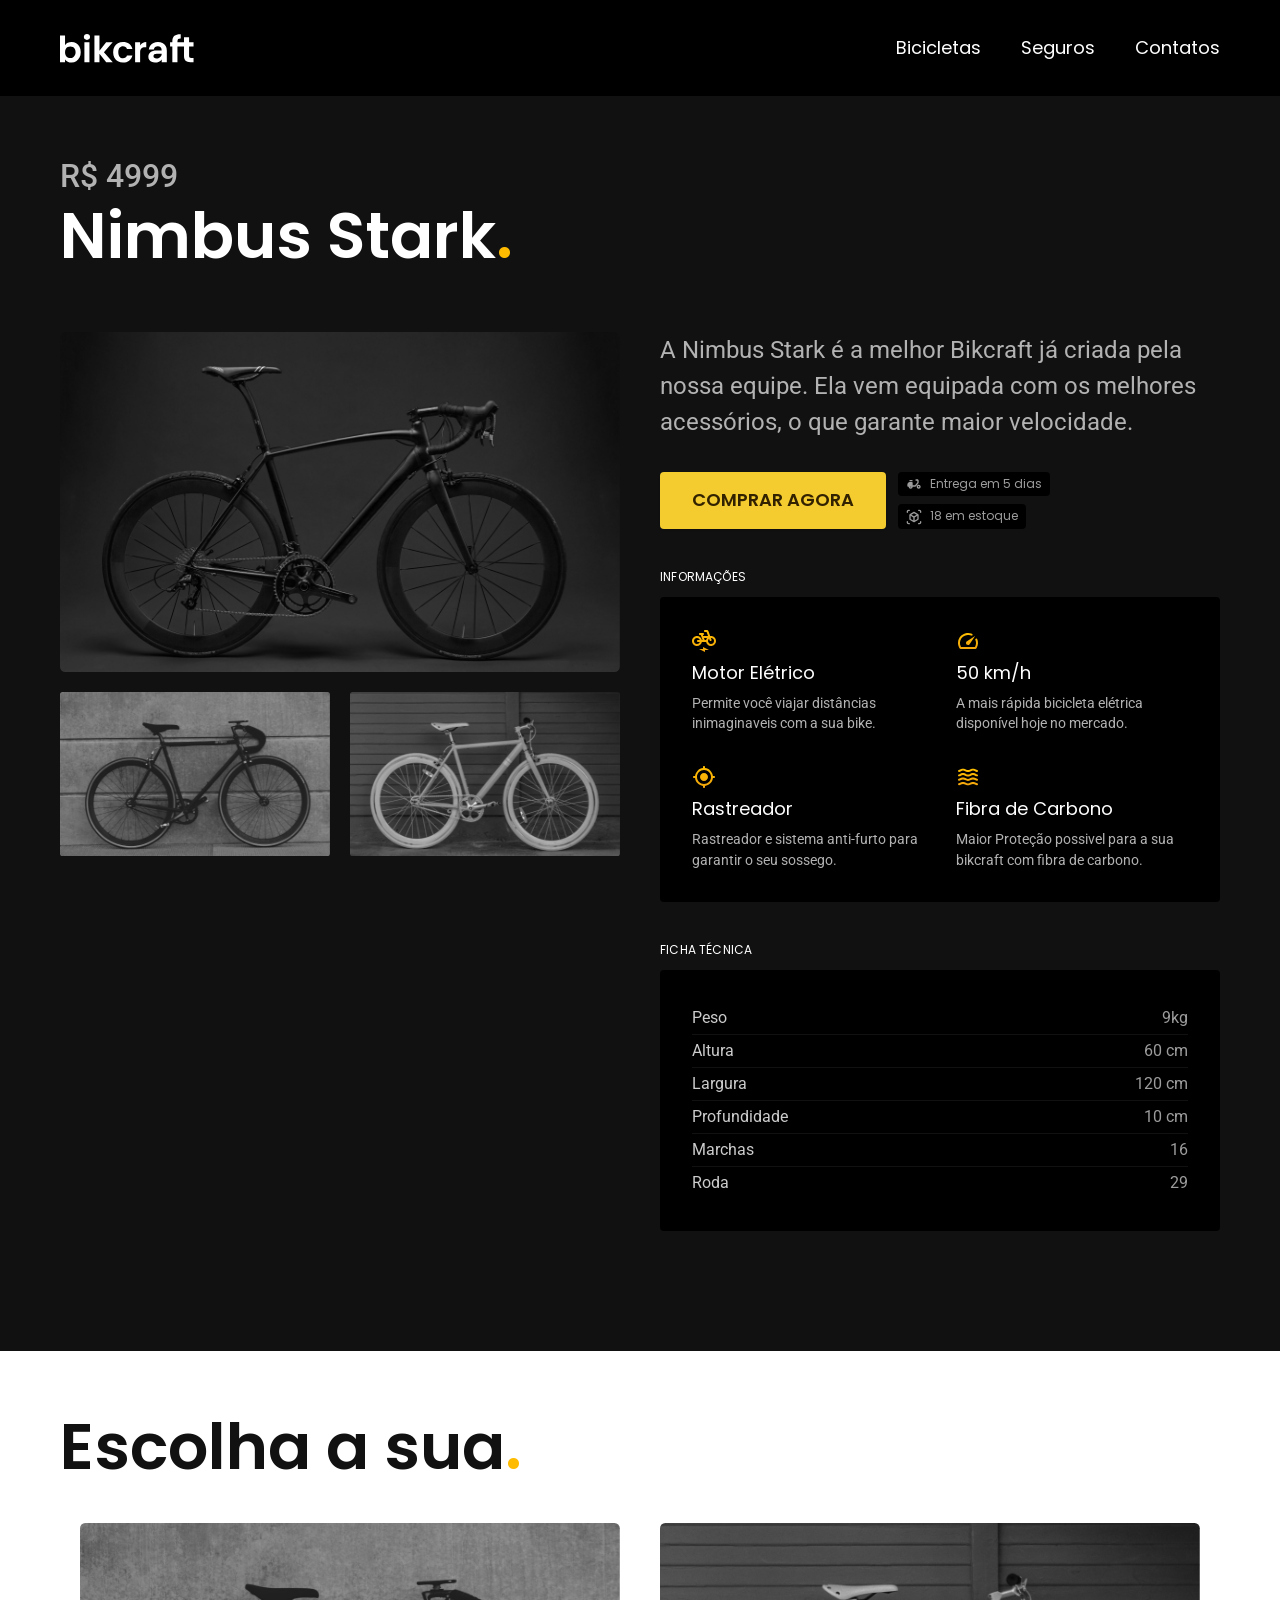
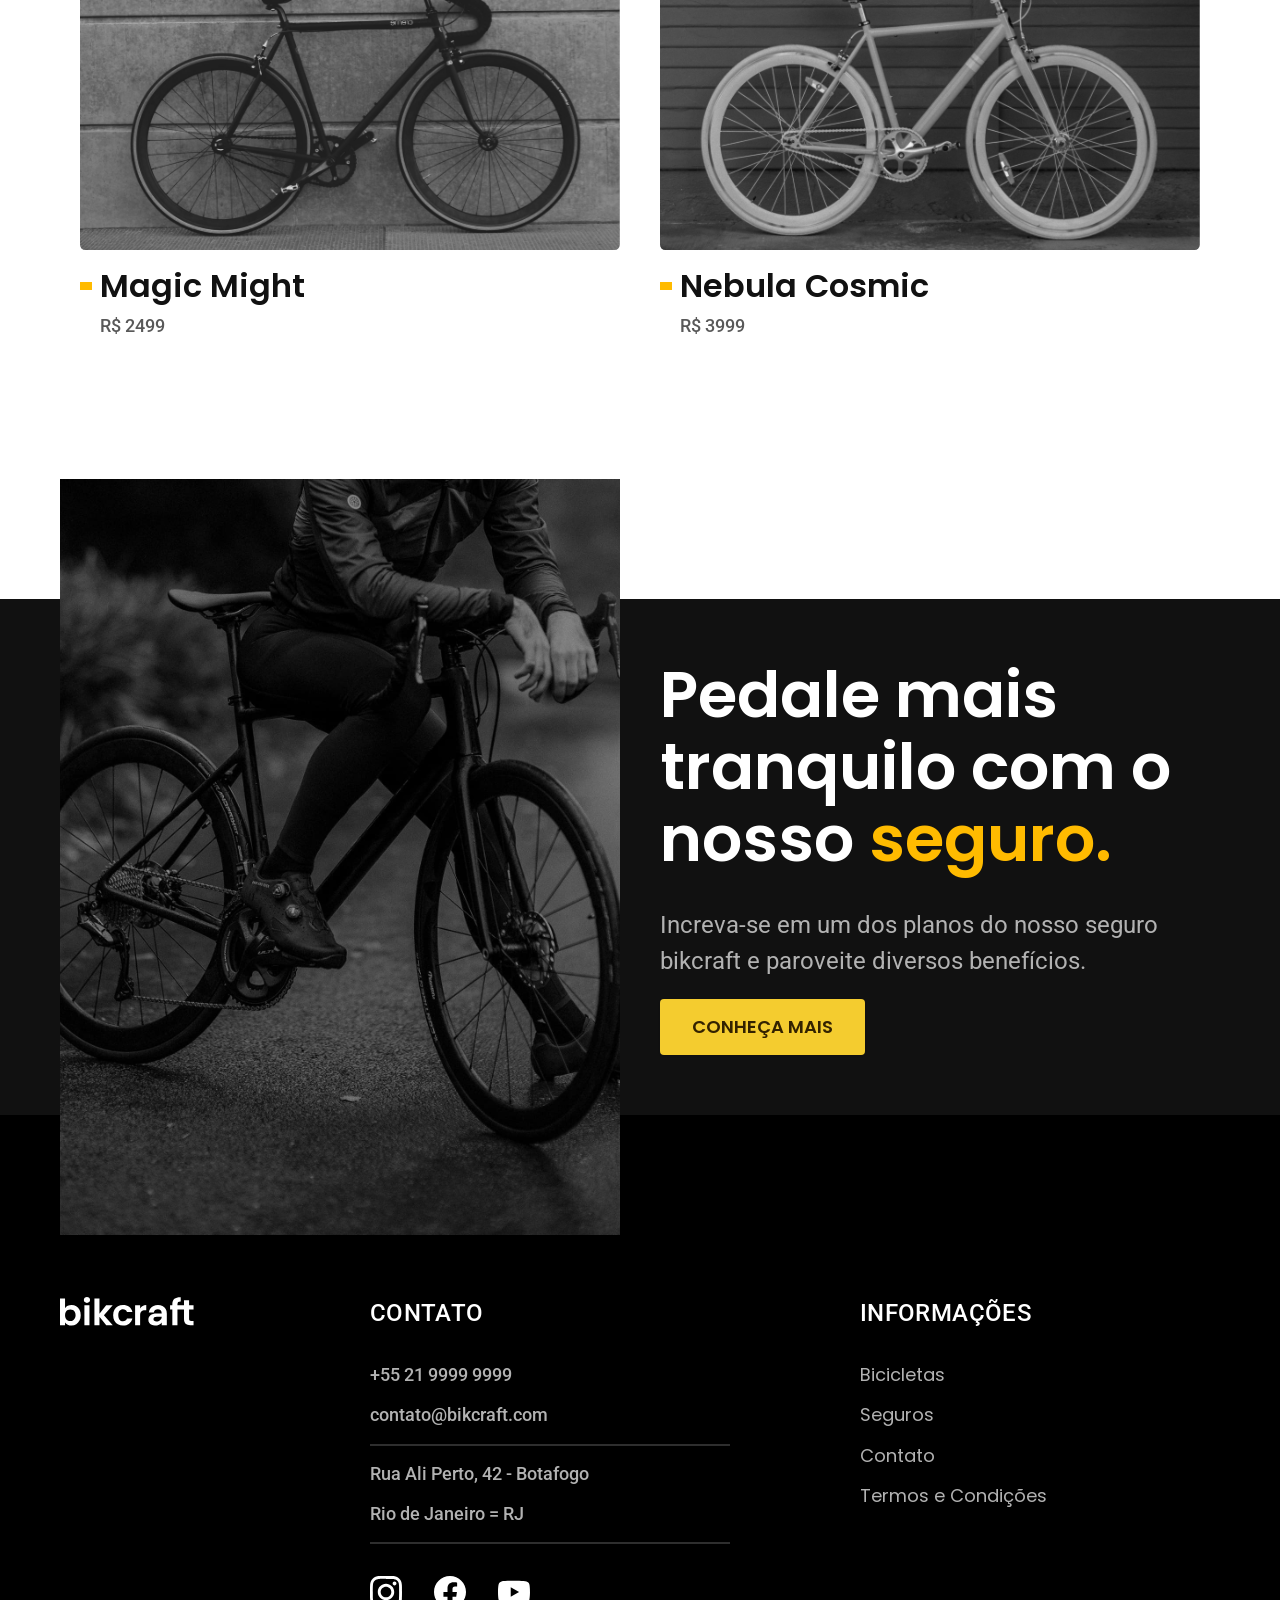
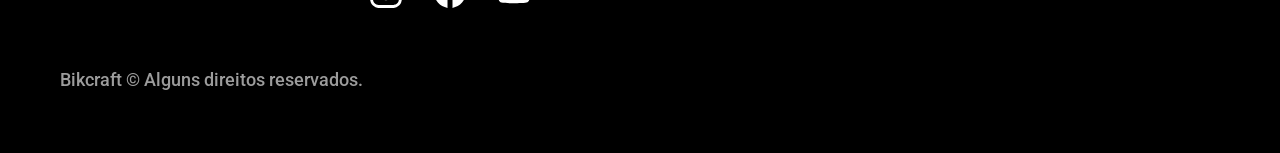
<file: bicicletas/nimbus.html>
<!DOCTYPE html>
<html lang="pt-br">
<head>
    <meta charset="UTF-8">
    <meta name="viewport" content="width=device-width, initial-scale=1.0">
    <title>Nimbus Stark | Bikcraft  </title>
    <meta name="description" content="Termos e Condições.">

     <link rel="preconnect" href="https://fonts.googleapis.com">
  <link rel="preconnect" href="https://fonts.gstatic.com" crossorigin>
  <link href="https://fonts.googleapis.com/css2?family=Merriweather:
  ital,opsz,wdth,wght@1,18..144,87.
  .112,900&family=Poppins:wght@400;600&family=Roboto:
  wght@400;500&display=swap" rel="stylesheet">
 <link rel="stylesheet" href="../css/styles.css">
 <link rel="icon" href="../favicon.svg" type="image/svg+xml">
 
</head>
<body id="bicicleta">
<header class="header-bg">
    <div class="header container">
        <a href="../"><img src="../img/bikcraft.svg" alt="bikcraft"></a>
        <nav aria-label="Primaria">
            <ul class="header-menu font-1-m cor-0">
                <li><a href="../bicicleta.html">Bicicletas</a></li>
              <li><a href="../seguros.html">Seguros</a></li>
                <li><a href="../contatos.html">Contatos</a></li>

            </ul>
        </nav>

    </div>

</header>


<main class="titulo-bg">
  <div>
    <div class="titulo container">
      <p class="font-2-xl cor-5">R$ 4999</p>
      <h1 class="font-1-xxl cor-0">Nimbus Stark<span class="cor-p1">.</span></h1>
    </div>
  </div>

  <div class="bicicleta container">
    <div class="bicicleta-imagem">
      <img src="../img/bicicleta11.svg" alt="">
      <img src="../img/bicicleta2.svg" alt="">
      <img src="../img/bicicleta3.svg" alt="">
    </div>

    <div class="bicicleta-conteudo">
      <p class="font-2-l cor-5">
        A Nimbus Stark é a melhor Bikcraft 
        já criada pela nossa equipe.
        Ela vem equipada com os melhores
        acessórios, 
        o que garante maior velocidade.
      </p>

      <div class="bicicleta-comprar">
        <a class="botao" href="../orcamento.html?tipo=bikcraft&produto=nimbus">Comprar Agora</a>
        <span class="font-1-xs cor-6">
          <img src="../img/entrega.svg" alt=""> Entrega em 5 dias
        </span>
        <span class="font-1-xs cor-6">
          <img src="../img/estoque.svg" alt=""> 18 em estoque
        </span>
      </div>

      <h2 class="font-1-xs cor-0">Informações</h2>
      <ul class="bicicleta-informacoes">
        <li>
          <img src="../img/eletrica.svg" alt="">
          <h3 class="font-1-m cor-0">Motor Elétrico</h3>
          <p class="font-2-xs cor-5">Permite você viajar distâncias inimaginaveis com a sua bike.</p>
        </li>

        <li>
          <img src="../img/velocidade-icon.svg" alt="">
          <h3 class="font-1-m cor-0">50 km/h</h3>
          <p class="font-2-xs cor-5">A mais rápida bicicleta elétrica disponível hoje no mercado.</p>
        </li>

        <li>
          <img src="../img/rastreador-icon.svg" alt="">
          <h3 class="font-1-m cor-0">Rastreador</h3>
          <p class="font-2-xs cor-5">Rastreador e sistema anti-furto para garantir o seu sossego.</p>
        </li>

        <li>
          <img src="../img/carbono.svg" alt="">
          <h3 class="font-1-m cor-0">Fibra de Carbono</h3>
          <p class="font-2-xs cor-5">Maior Proteção possivel para a sua bikcraft com fibra de carbono.</p>
        </li>
      </ul>

      <h2 class="font-1-xs cor-0">Ficha Técnica</h2>
      <ul class="bicicleta-ficha font-2-s cor-4">
        <li>Peso <span>9kg</span></li>
        <li>Altura <span>60 cm</span></li>
        <li>Largura<span>120 cm</span></li>
        <li>Profundidade<span>10 cm</span></li>
        <li>Marchas <span>16</span></li>
        <li>Roda <span>29</span></li>
      </ul>

    </div> 
  </div>   
</main>



<article class="bicicletas-lista container">
    <h2 class="  font-1-xxl">Escolha a sua<span class="cor-p1">.</span></h2>

    <ul>
        <li>
            <a href="../bicicletas/magic.html">
          <img src="../img/bicicleta2.svg" alt="bicicleta preta">  
          <h3 class="font-1-xl" >Magic Might</h3>
          <span class="font-2-m cor-8">R$ 2499</span>
          </a>
        </li>

   
    <li>
            <a href="../bicicletas/nebola.html">
          <img src="../img/bicicleta3.svg" alt="bicicleta preta">  
          <h3 class="font-1-xl" >Nebula Cosmic</h3>
          <span class="font-2-m cor-8">R$ 3999</span>
          </a>
        </li>
    
    
    </ul>
</article>


<article class="seguro-bg">
   <div class="seguro container">
      <div class="seguro-imagem">
         <img src="../img/seguros.svg" alt="Pessoa parada em cima de uma bicicleta.">
      </div>
      <div class="seguro-conteudo">
         <h2 class="font-1-xxl cor-0">Pedale mais tranquilo com o nosso <span class="cor-p1"> seguro.</span></h2>
         <p class="font-2-l cor-5">Increva-se em um dos planos do nosso seguro bikcraft e paroveite diversos benefícios.</p>
         <a class="botao" href="../seguros.html">Conheça Mais</a>
      </div>

   </div>
</article>









 <footer class="footer-bg">
      <div class="footer container">
         <img src="../img/bikcraft.svg" alt="Bikcraft">
         <div class="footer-contato">
            <h3 class="font-2-l-b cor-0">CONTATO</h3>
            <ul class="font-2-m cor-5">
               <li><a href="tel:+552199999999">+55 21 9999 9999</a></li>
               <li><a href="mailto:contato@bikcraft.com">contato@bikcraft.com</a></li>
               <li>Rua Ali Perto, 42 - Botafogo</li>
               <li>Rio de Janeiro = RJ</li>
            </ul>
            <div class="footer-redes">
               <a href="../">
                  <img src="../img/instagram.svg" alt="Link do Instagram">
               </a>
               <a href="../">
                  <img src="../img/facebook.svg" alt="Link do Facebook">
               </a>
               <a href="../">
                  <img src="../img/youtube.svg" alt="Link do Youtube">
               </a>
            </div>
         </div>
            <div class="footer-info">
               <h3 class="font-2-l-b cor-0">INFORMAÇÕES</h3>
               <nav>
                  <ul class="font-1-m cor-5">
                     <li><a href="../bicicleta.html">Bicicletas</a></li>
                     <li><a href="../seguros.html">Seguros</a></li>
                     <li><a href="../contatos.html">Contato</a></li>
                     <li><a href="../termos.html">Termos e Condições</a></li>
                  </ul>
               </nav>
            </div>
            <p class="footer-copy font-2-m cor-6">Bikcraft © Alguns direitos reservados.</p>
      </div> 
   </footer>






<script src="../script.js/script.js"></script>
</body>
</html>
</file>
<file: css/styles.css>
@import "./global/global.css";
@import "./utilidades/tipografia.css";
@import"./bicicletas/bicicletas.css";

@import "./utilidades/cores.css";

@import "./global/header.css";

/*utilidades*/
@import "./utilidades/componetes.css";
@import "./utilidades/formulario.css";

/*home*/
@import "./home/introducao.css";

/*bicicletas*/
@import "./bicicletas/bicicletas-lista.css";

@import"./home/tecnologia.css";

@import "./home/parceiros.css";

@import "./home/depoimento.css";
@import "./seguros/seguros.css";
@import "./global/footer.css";
@import "./termos/termos.css";

@import "./seguros/perguntas.css";
@import "./seguros/vantagens.css";

@import "../bicileta/bicileta.css";

@import"../bicileta/seguro.css";

/* bloco contato */
@import "./contato/contato.css";
@import "./contato/lojas.css";

/* orçamento */
@import "./orcamento/orcamento.css";


/*animações*/
@import"./utilidades/animacao.css";
</file>
